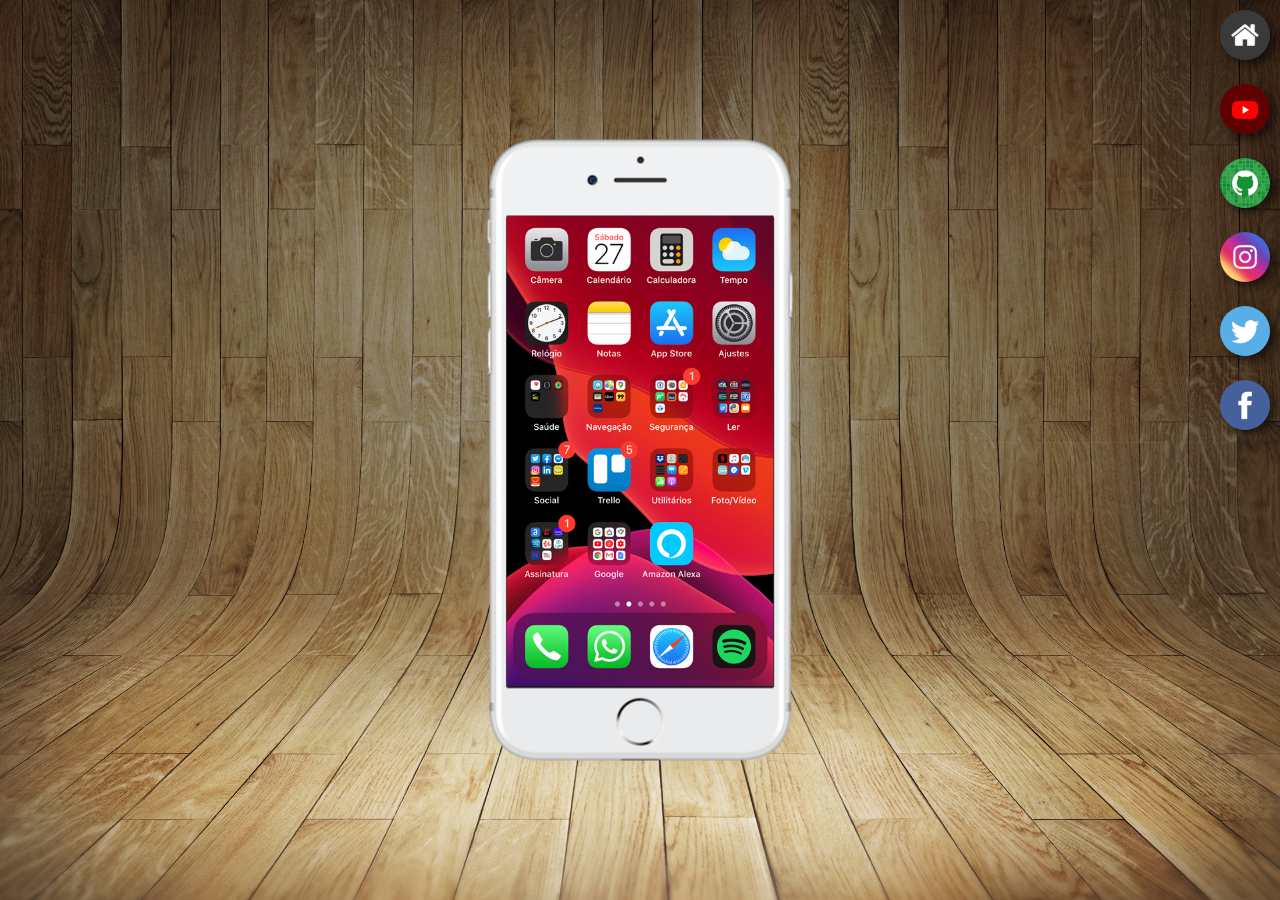
<file: index.html>
<!DOCTYPE html>
<html lang="pt-br">
<head>
    <meta charset="UTF-8">
    <meta name="viewport" content="width=device-width, initial-scale=1.0">
    <link rel="shortcut icon" href="favicon.ico" type="image/x-icon">
    <title>Projeto Redes Sociais</title>
    <link rel="stylesheet" href="estilos/style.css">
</head>
<body>
    <main>
        <section id="telefone">
            <iframe name="tela" id="tela" src="home.html" frameborder="0">
                Aqui tem um iframe mas seu navegador não é compatível com ele, foi mal :/
            </iframe>
        </section>

        <section id="redes-sociais">

            <a href="home.html" target="tela"> <img src="imagens/logo-home.jpg" alt="Home"></a> <br/>

            <a href="youtube.html" target="tela"> <img src="imagens/logo-youtube.jpg" alt="youtube"></a> <br>

            

            <a href="github.html" target="tela"> <img src="imagens/logo-github.jpg" alt="GitHub"></a> <br/>

            

            <a href="instagram.html" target="tela"> <img src="imagens/logo-instagram.jpg" alt="Instagram"></a> <br/>

            <a href="twitter.html" target="tela">
                <img src="imagens/logo-twitter.jpg" alt="Twitter">
            </a> <br>

            <a href="facebook.html" target="tela" > <img src="imagens/logo-facebook.jpg" alt="Facebook"></a> <br/>

        </section>
    </main>
</body>
</html>
</file>
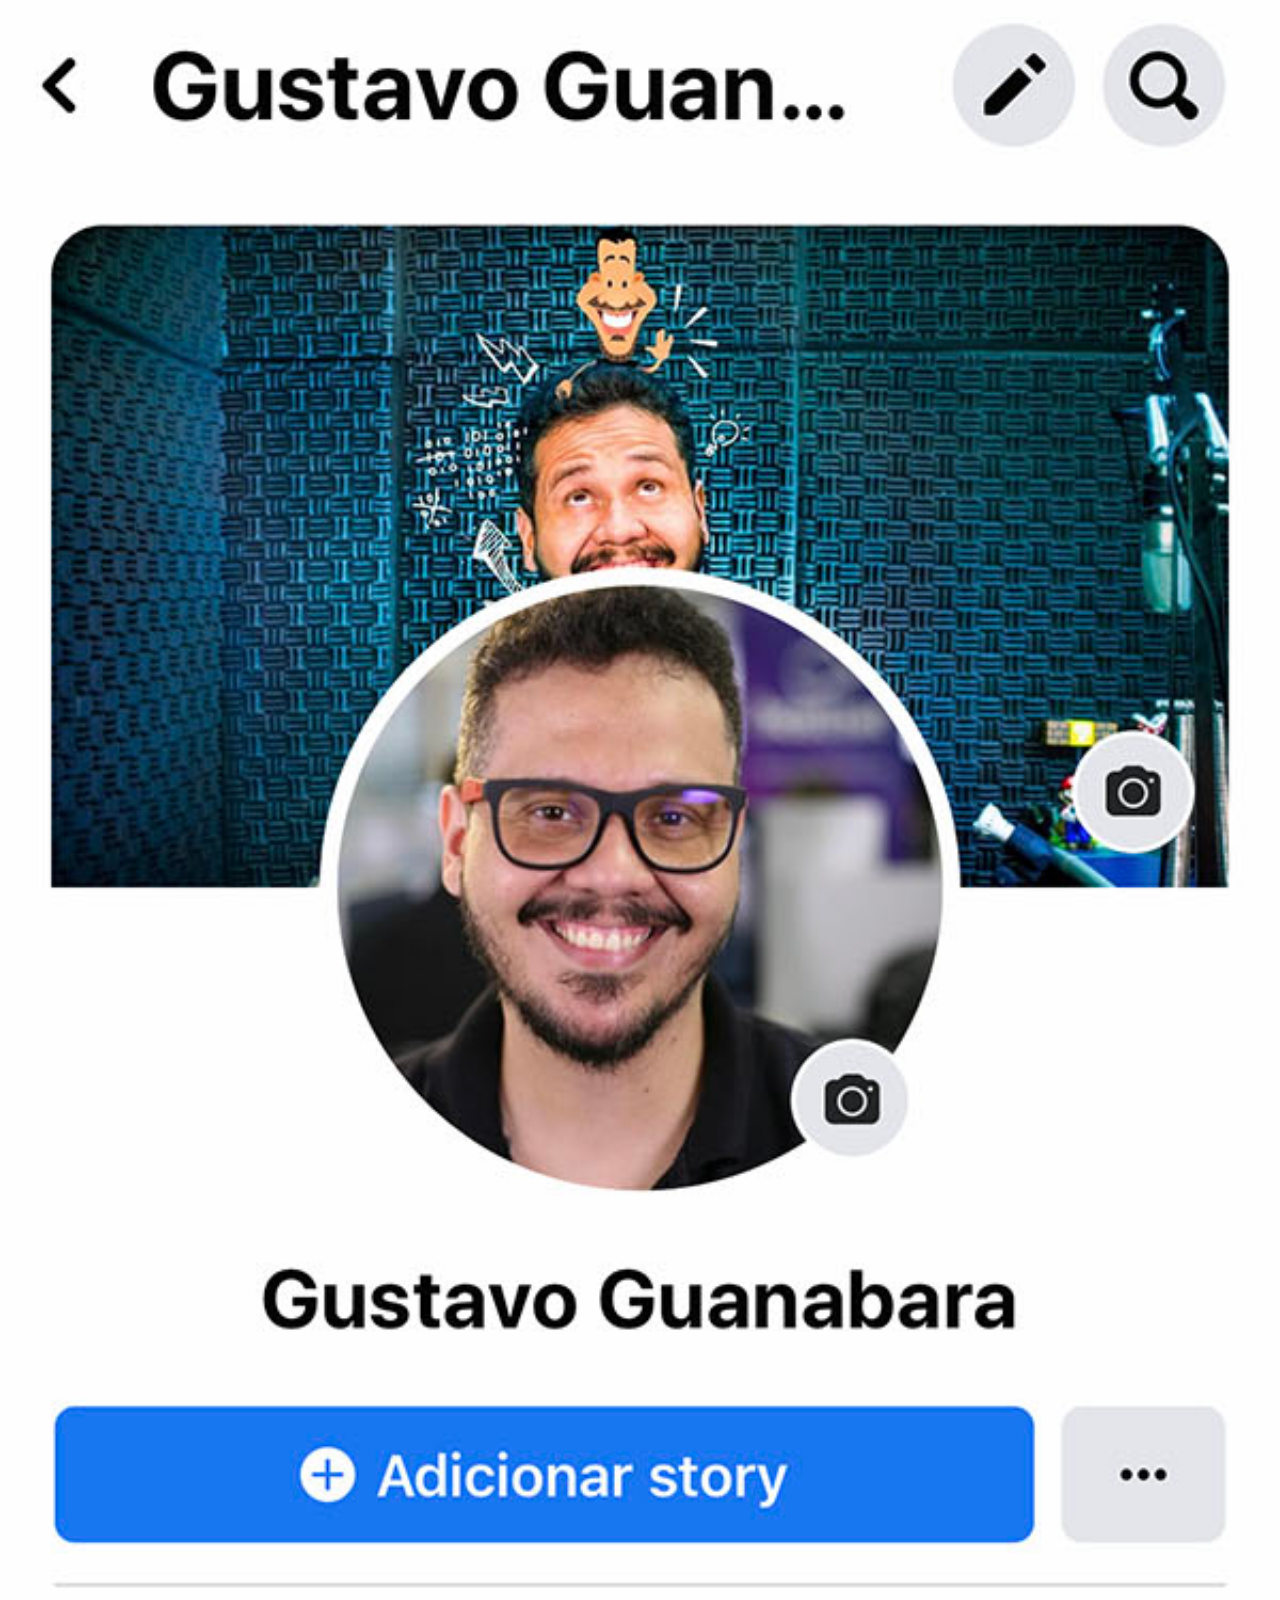
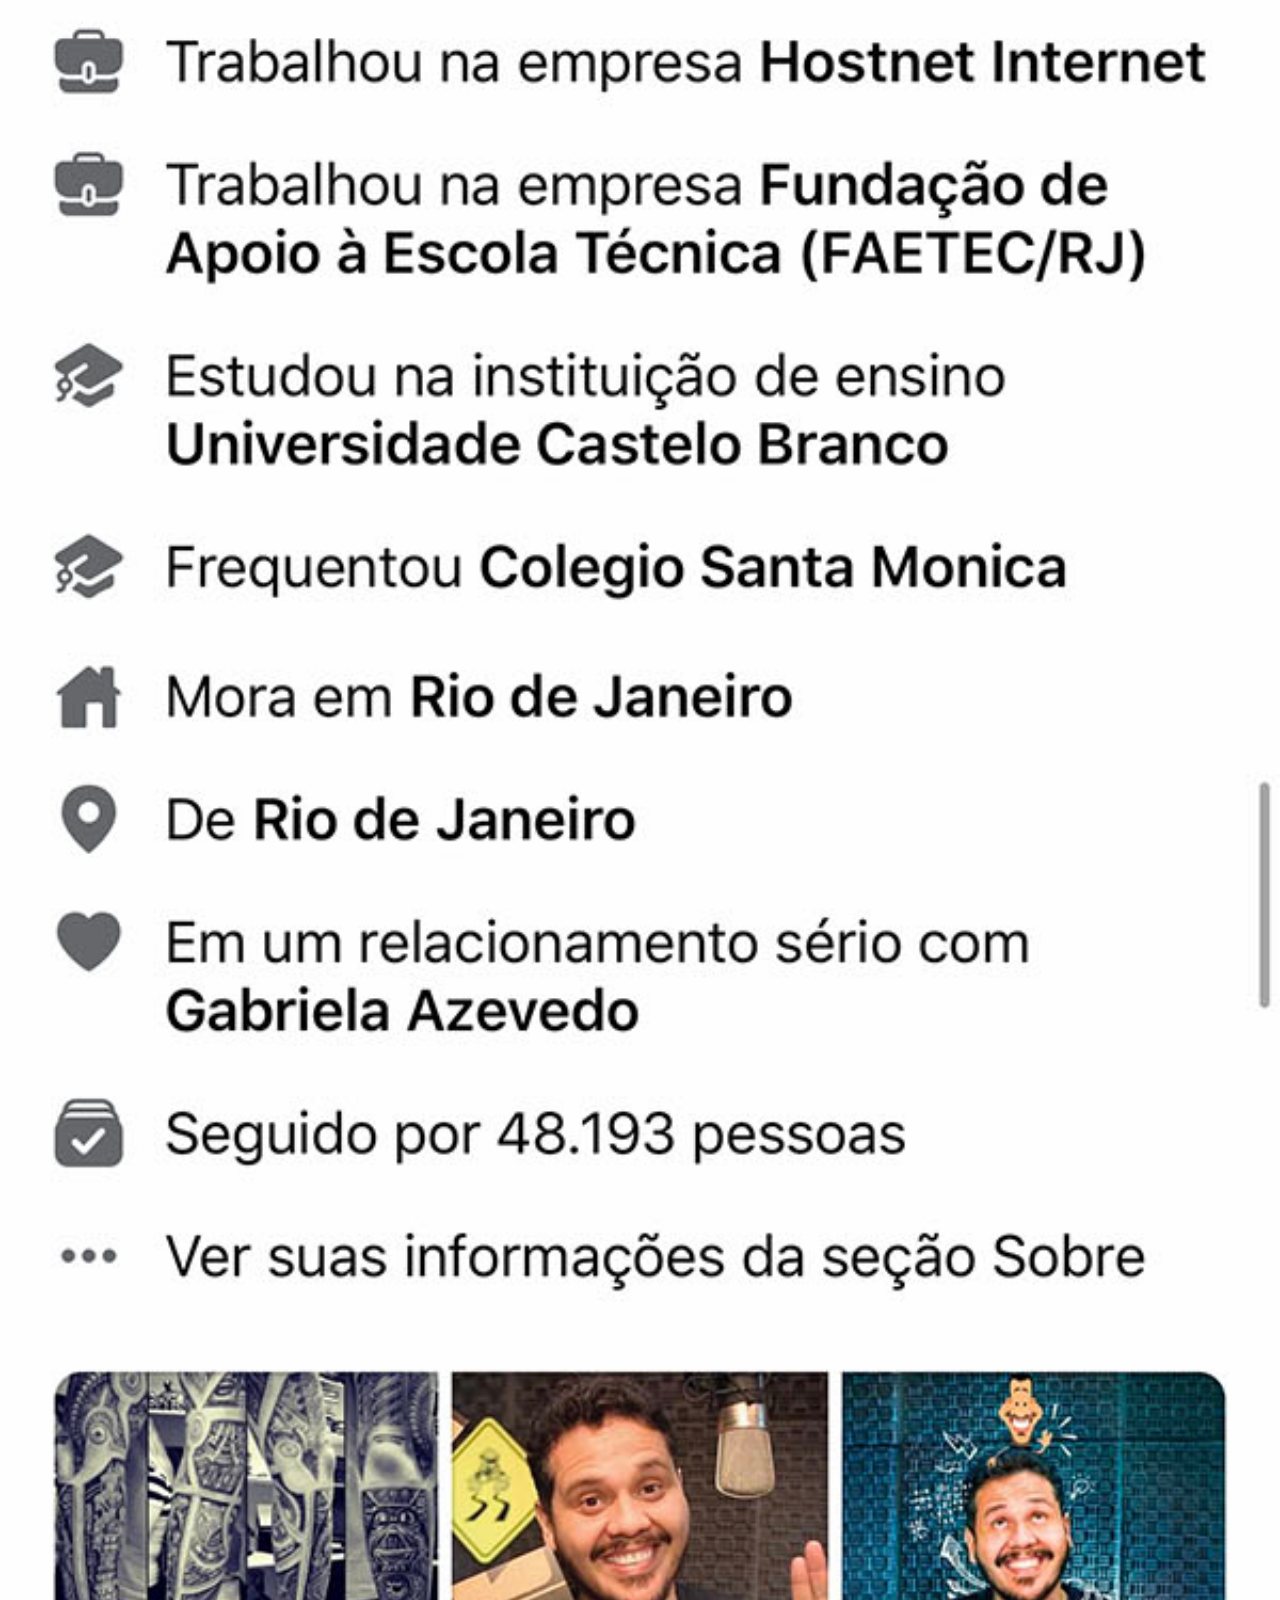
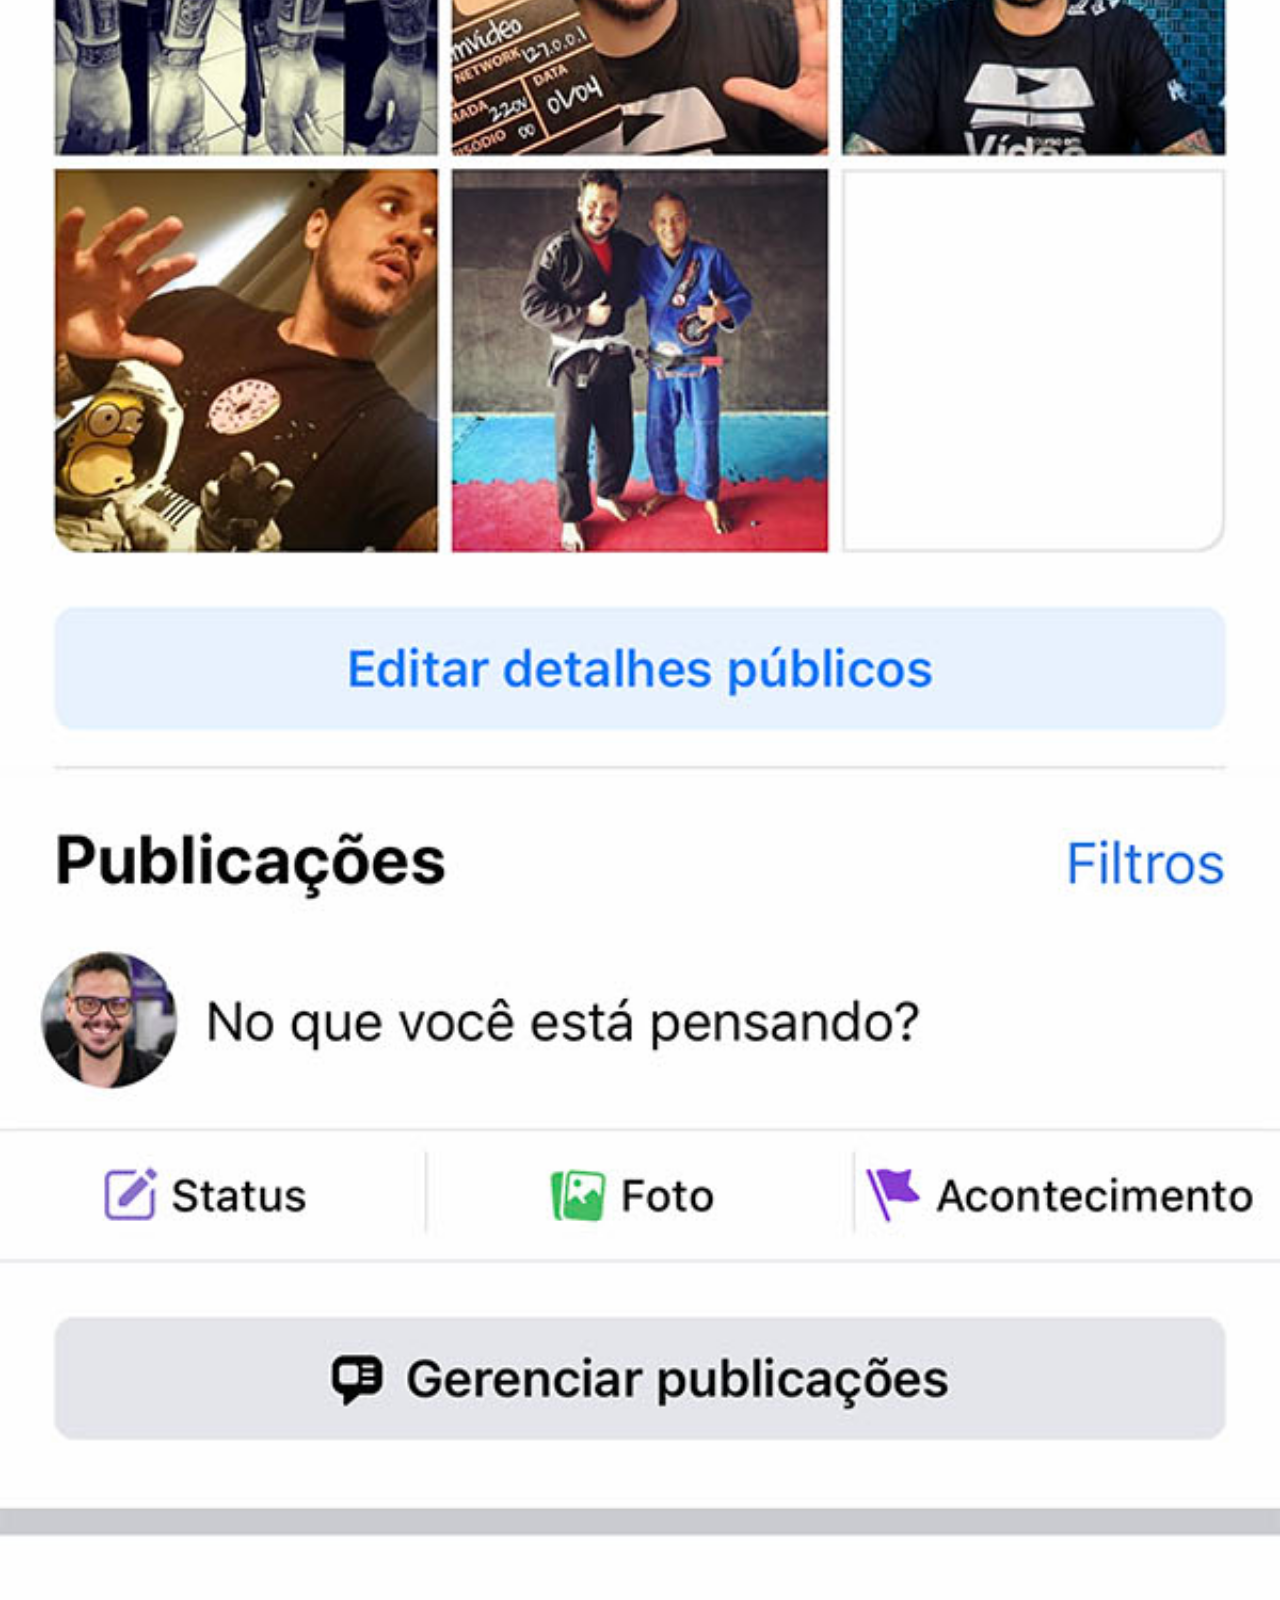
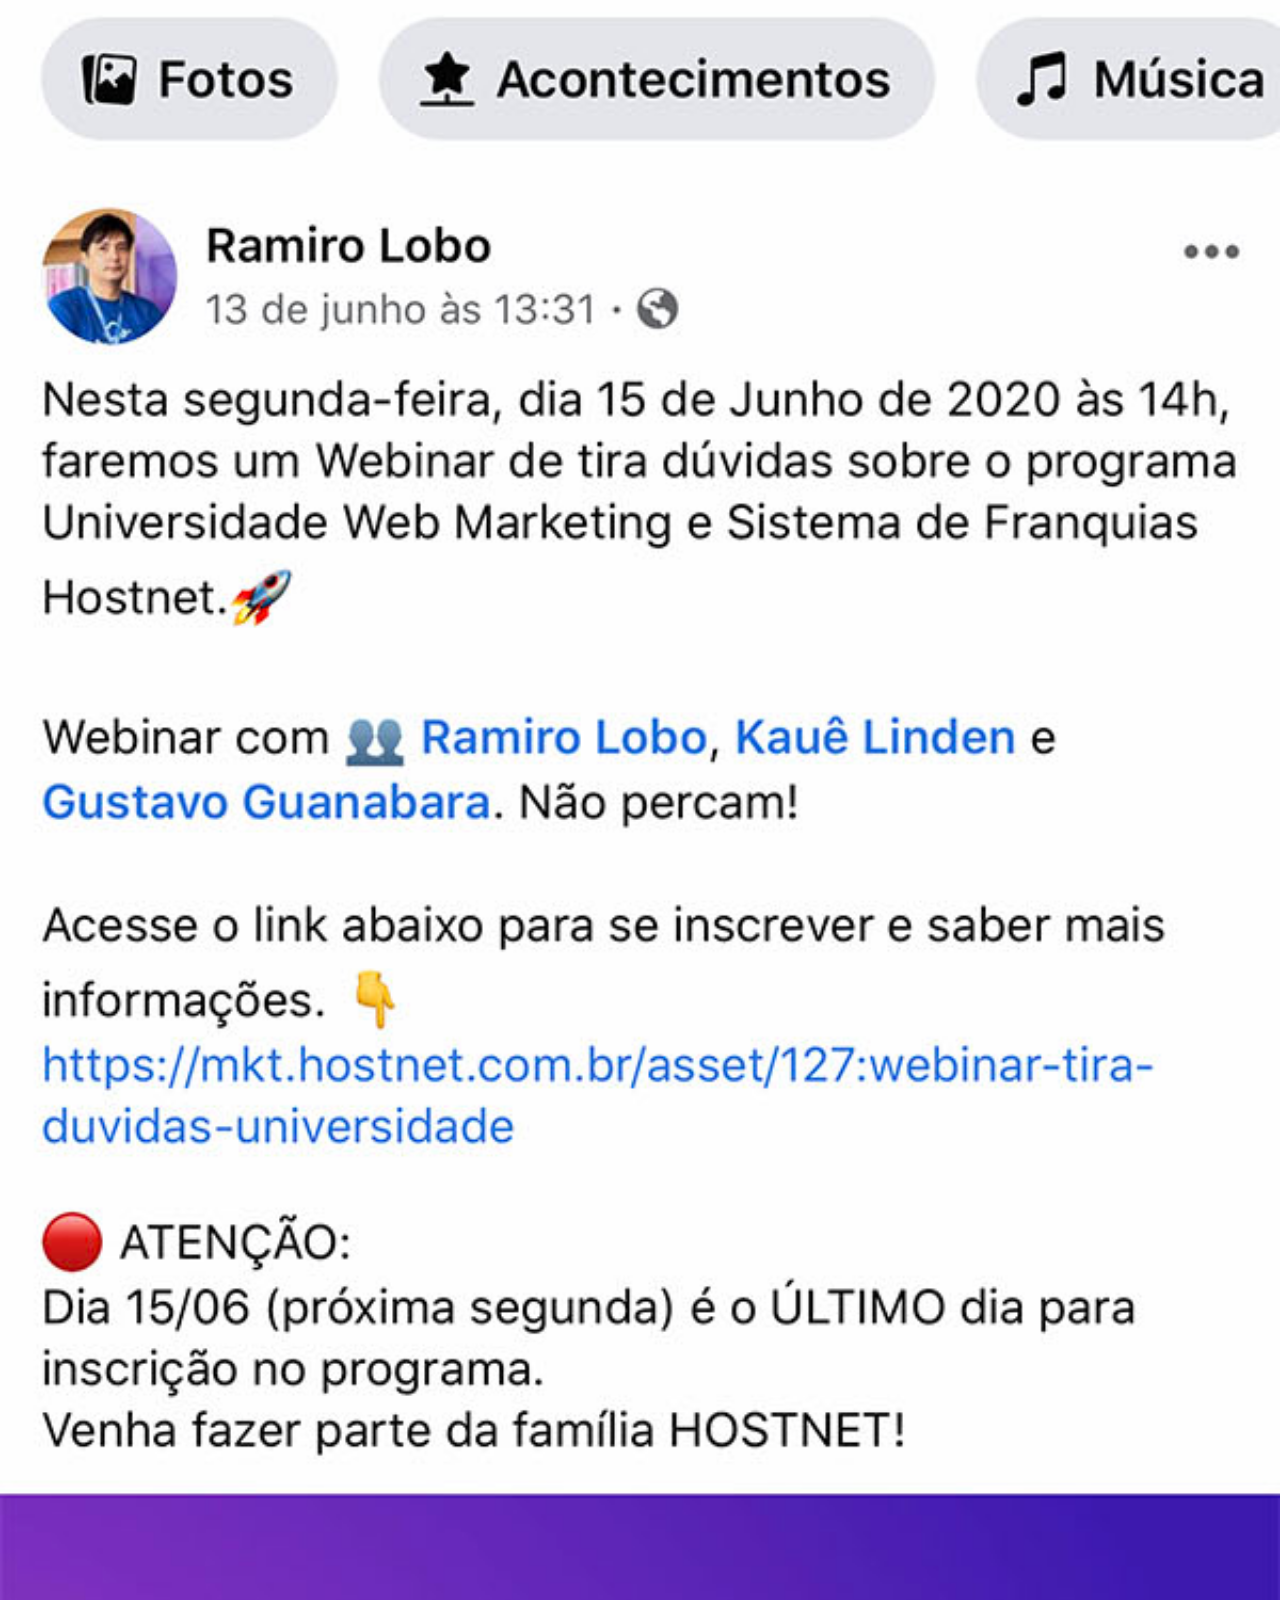
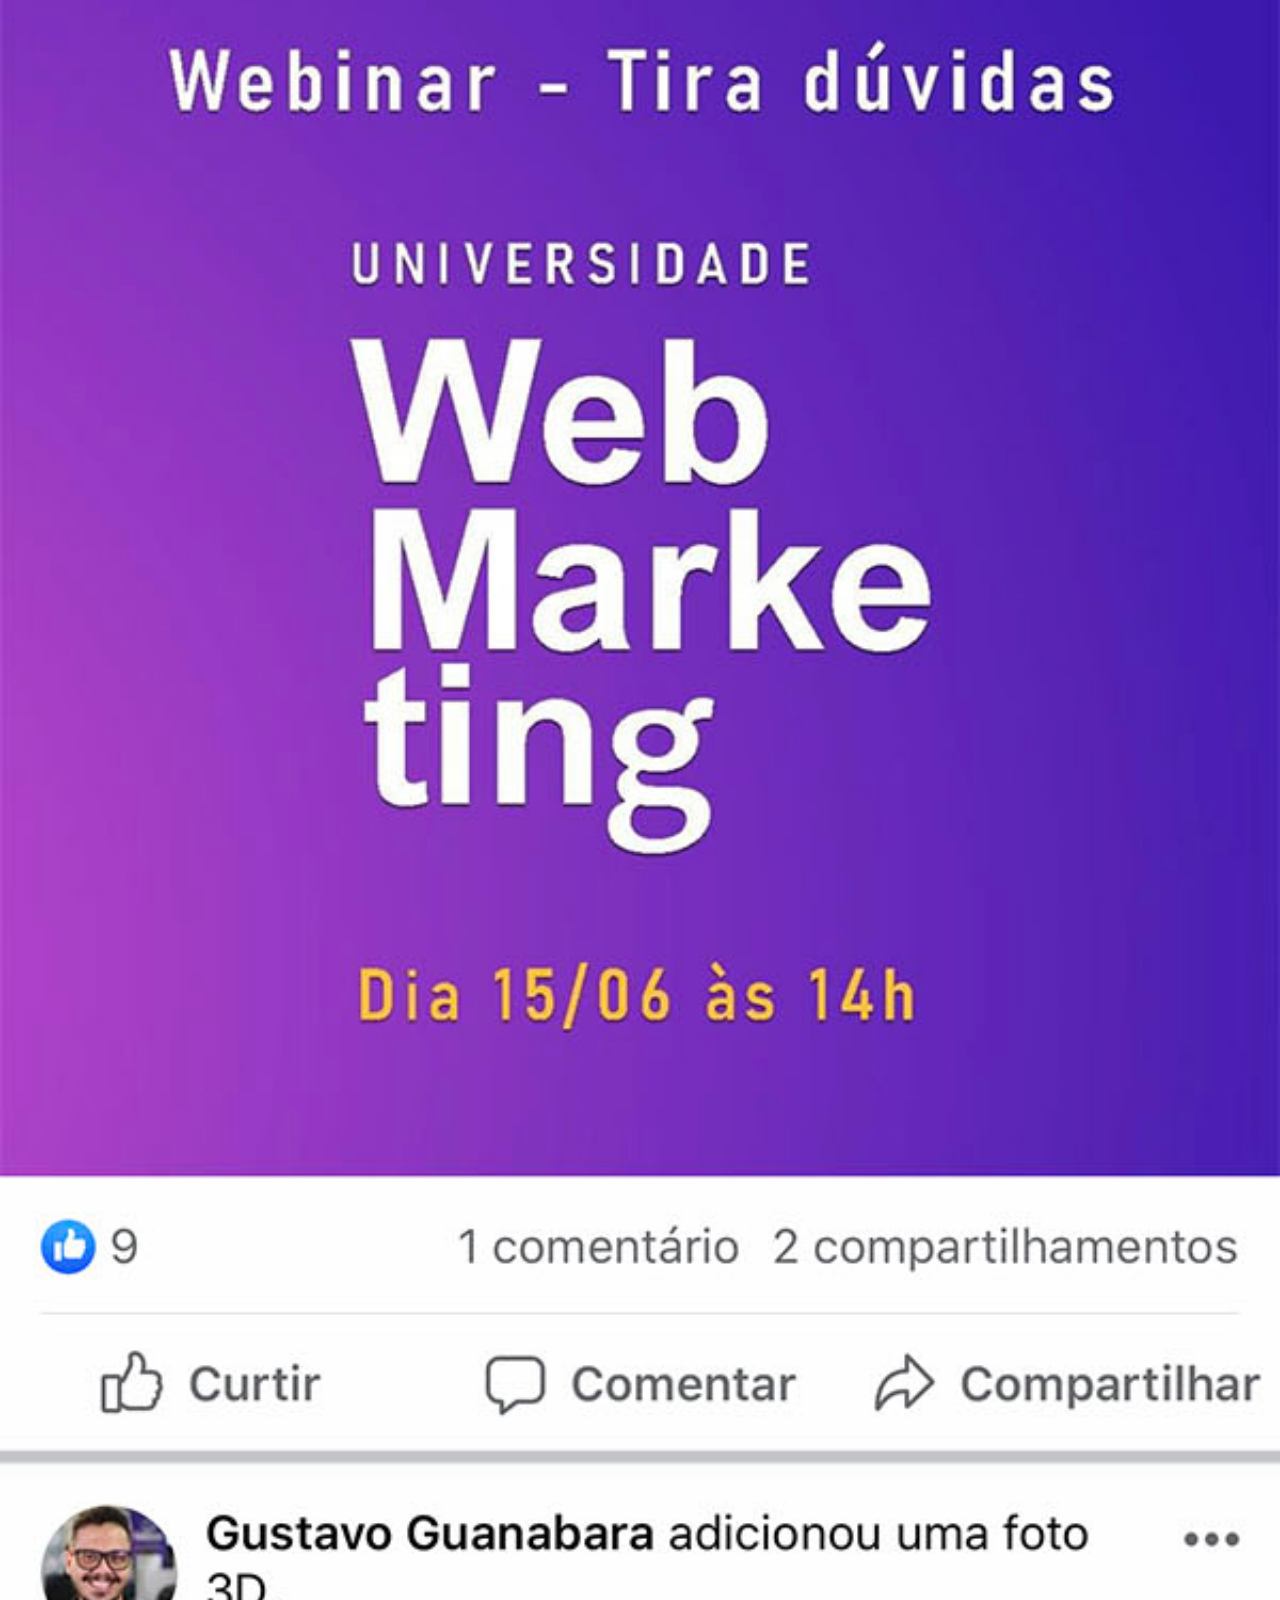
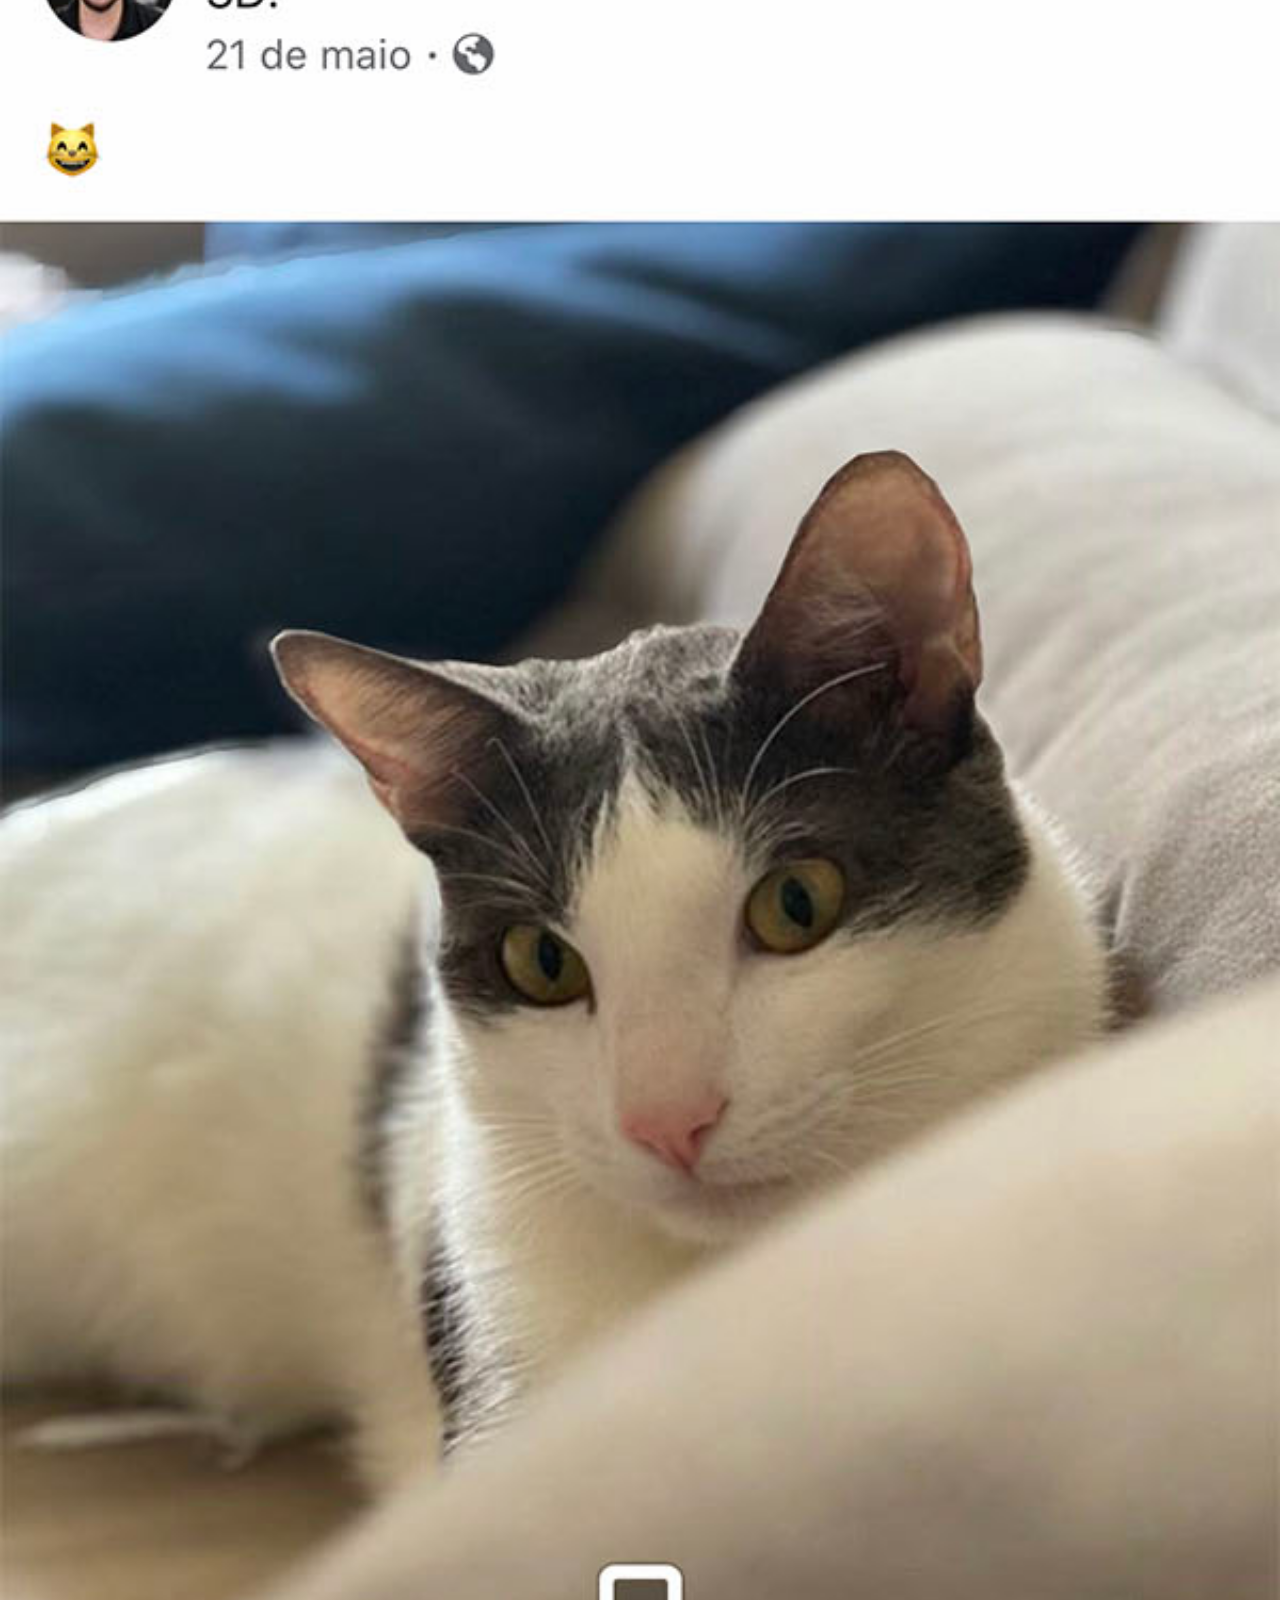
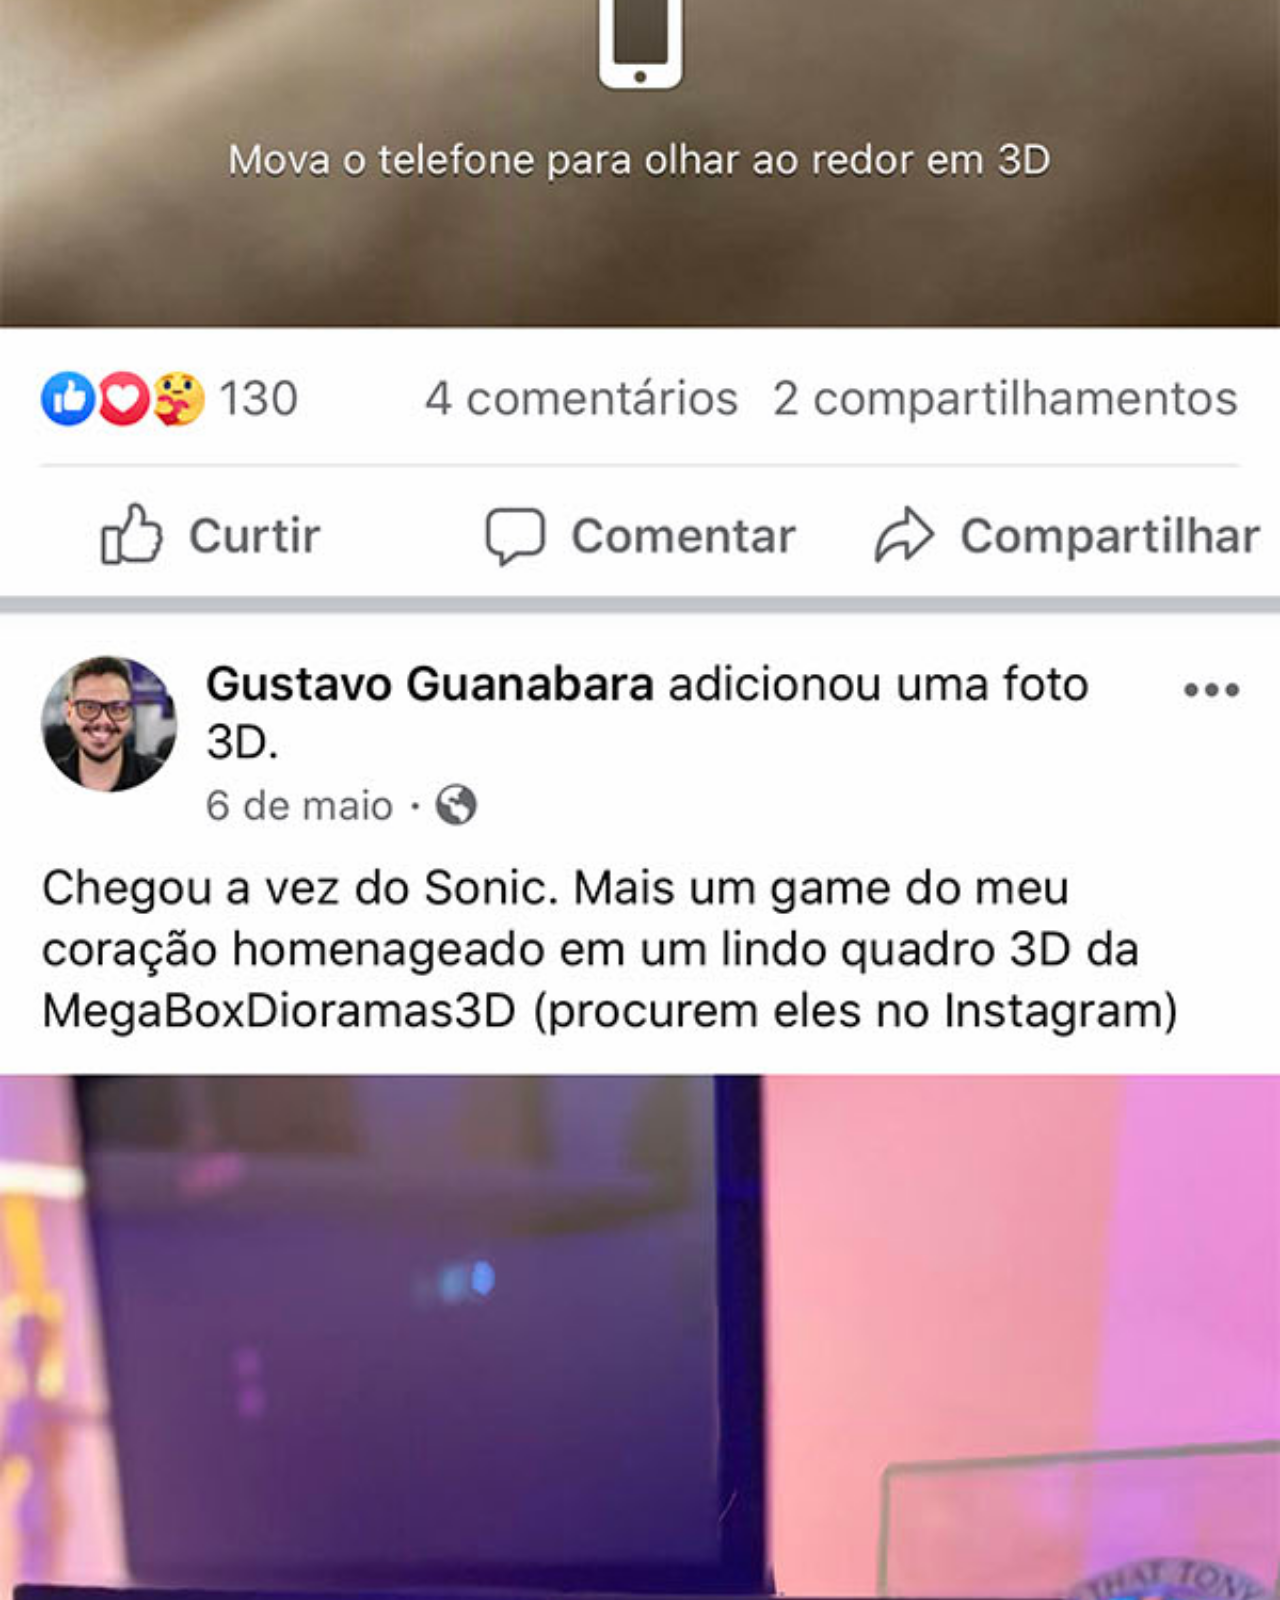
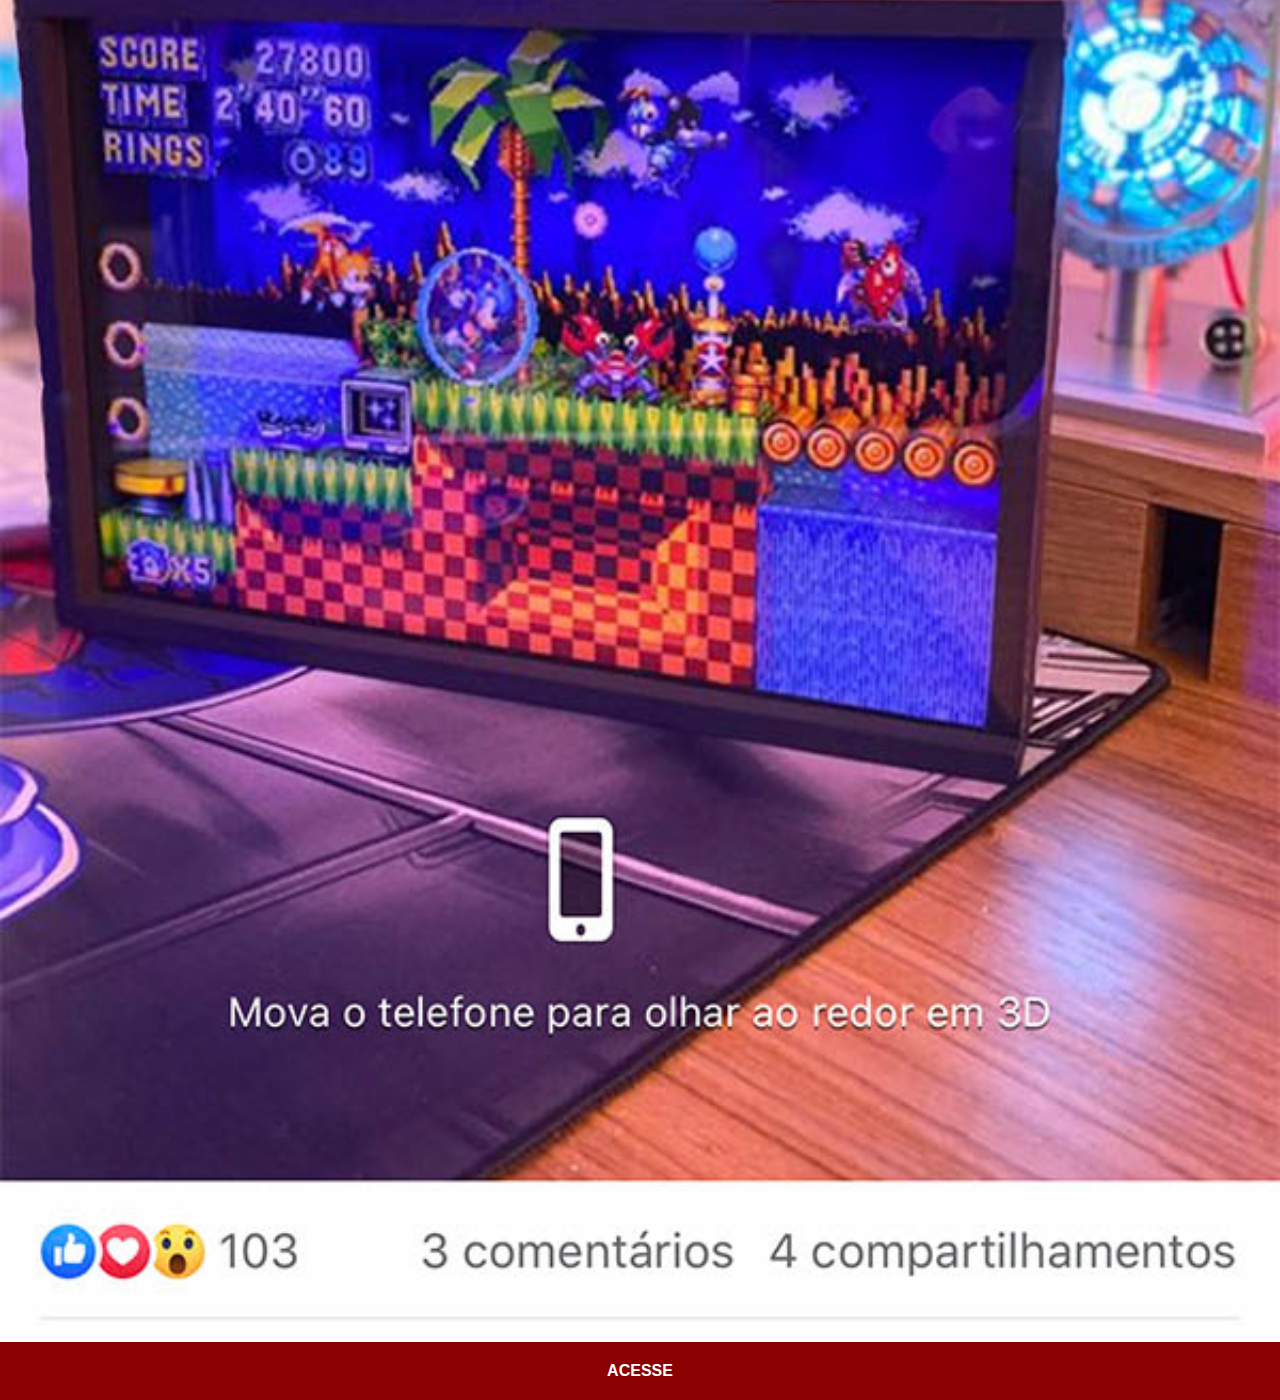
<file: facebook.html>
<!DOCTYPE html>
<html lang="pt-br">
<head>
    <meta charset="UTF-8">
    <meta name="viewport" content="width=device-width, initial-scale=1.0">
    <title>Facebook</title>
    <link rel="stylesheet" href="estilos/social.css">
</head>
<body>
    <img src="imagens/tela-facebook.jpg" alt="Facebook">
    <a href="https://www.facebook.com/gustavoguanabara/?locale=pt_BR" target="_blank"> ACESSE</a>
</body>
</html>
</file>
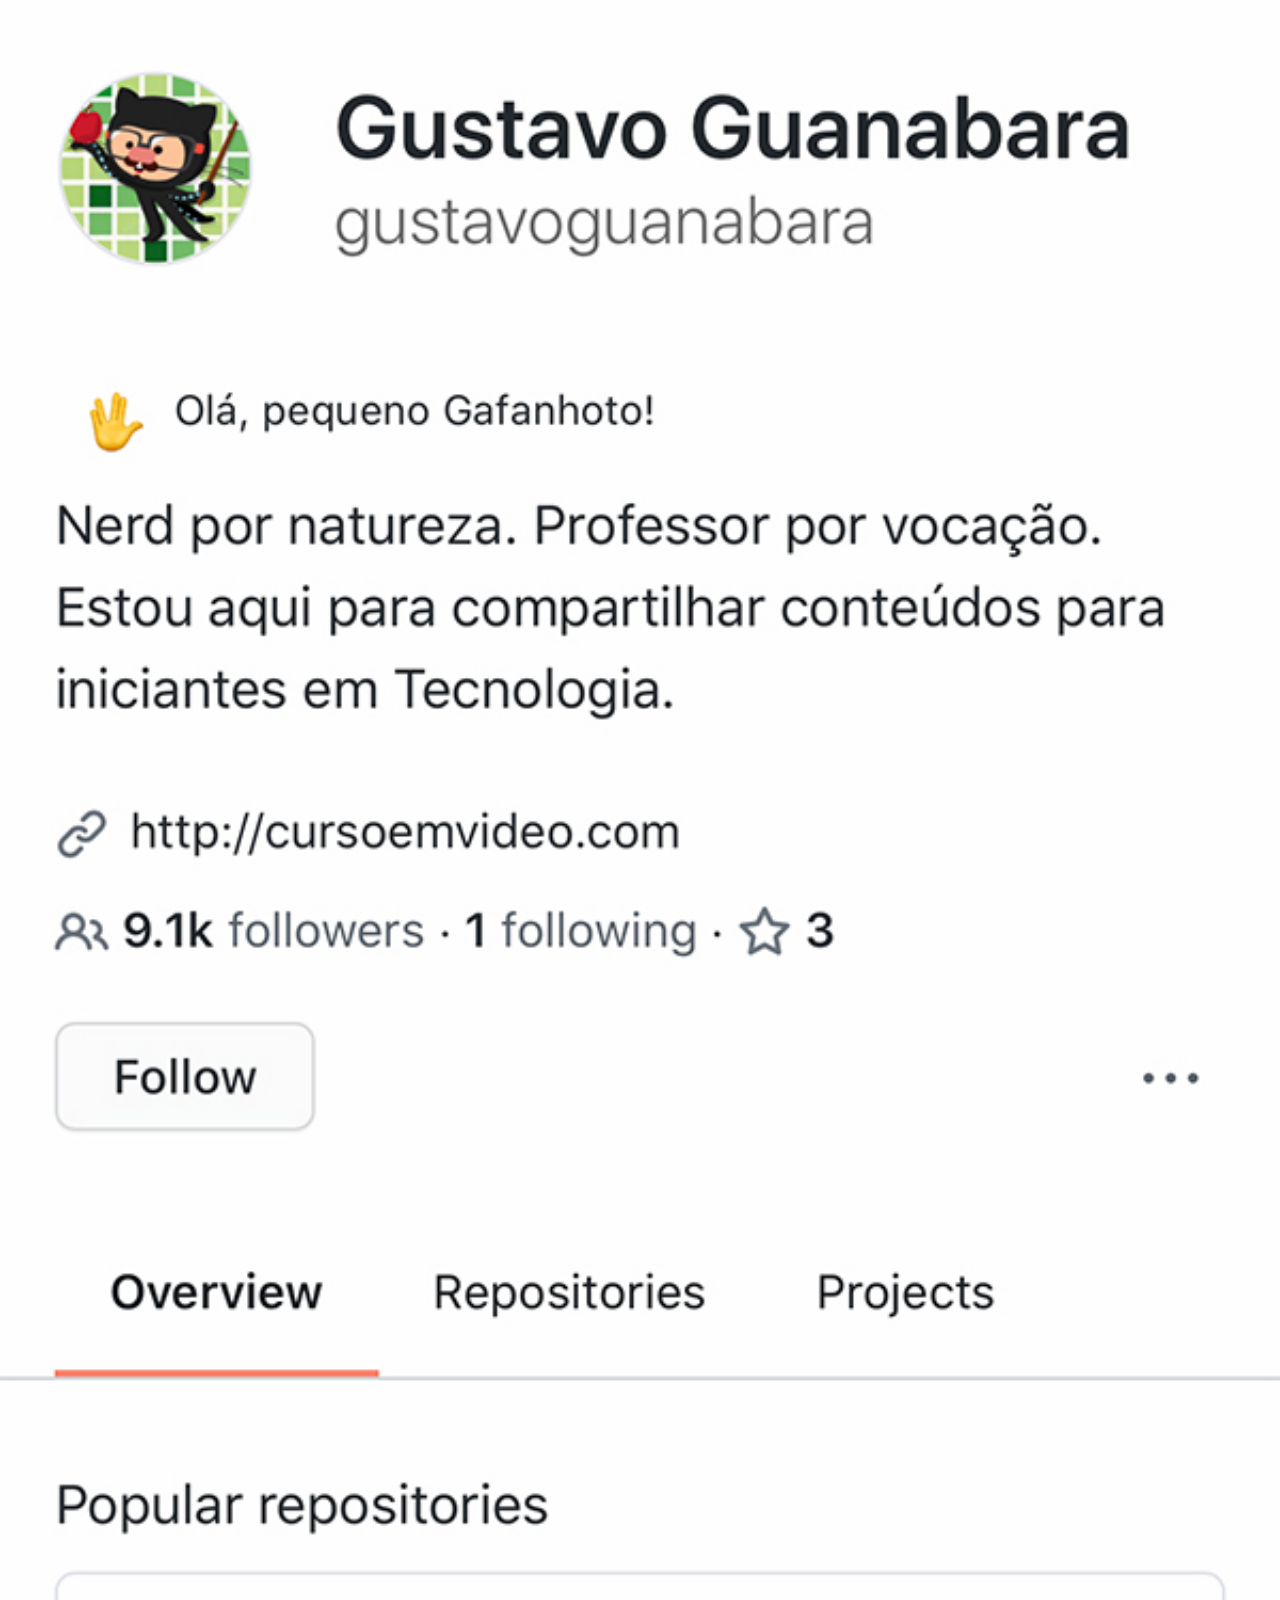
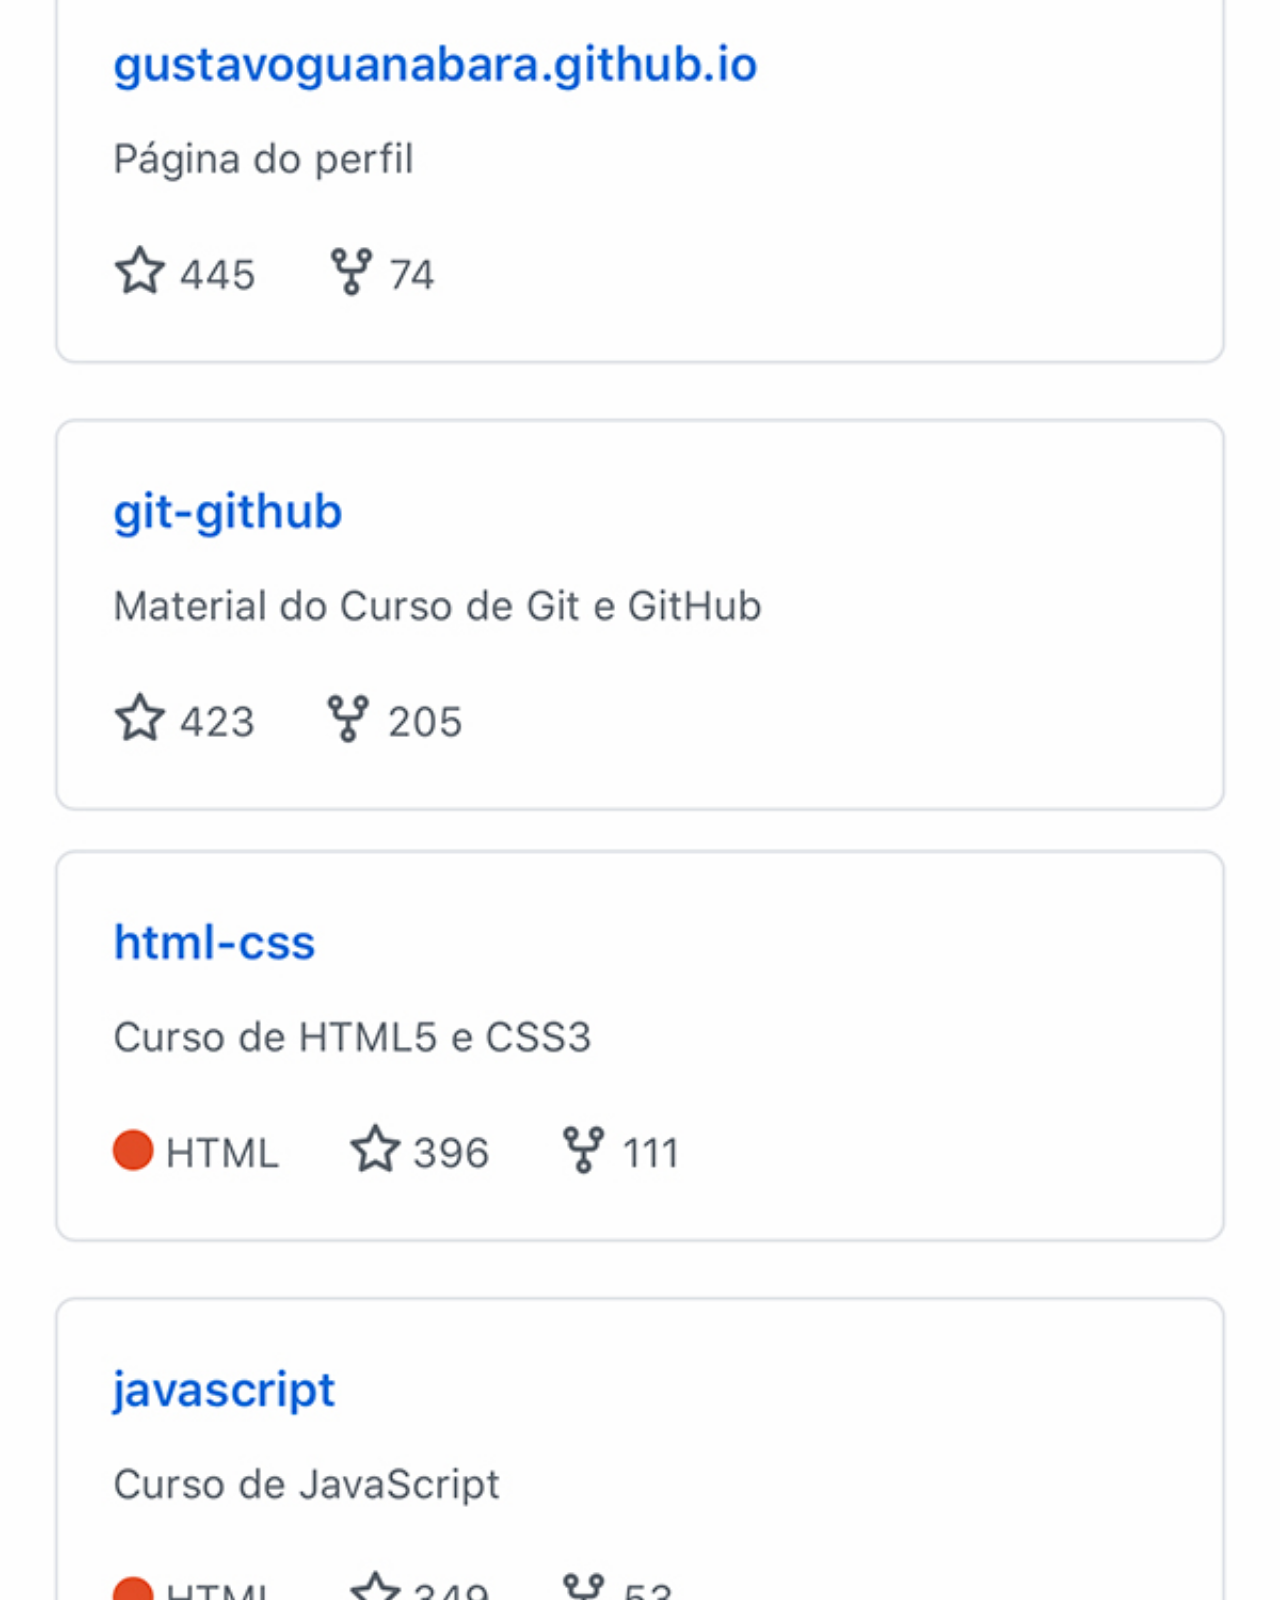
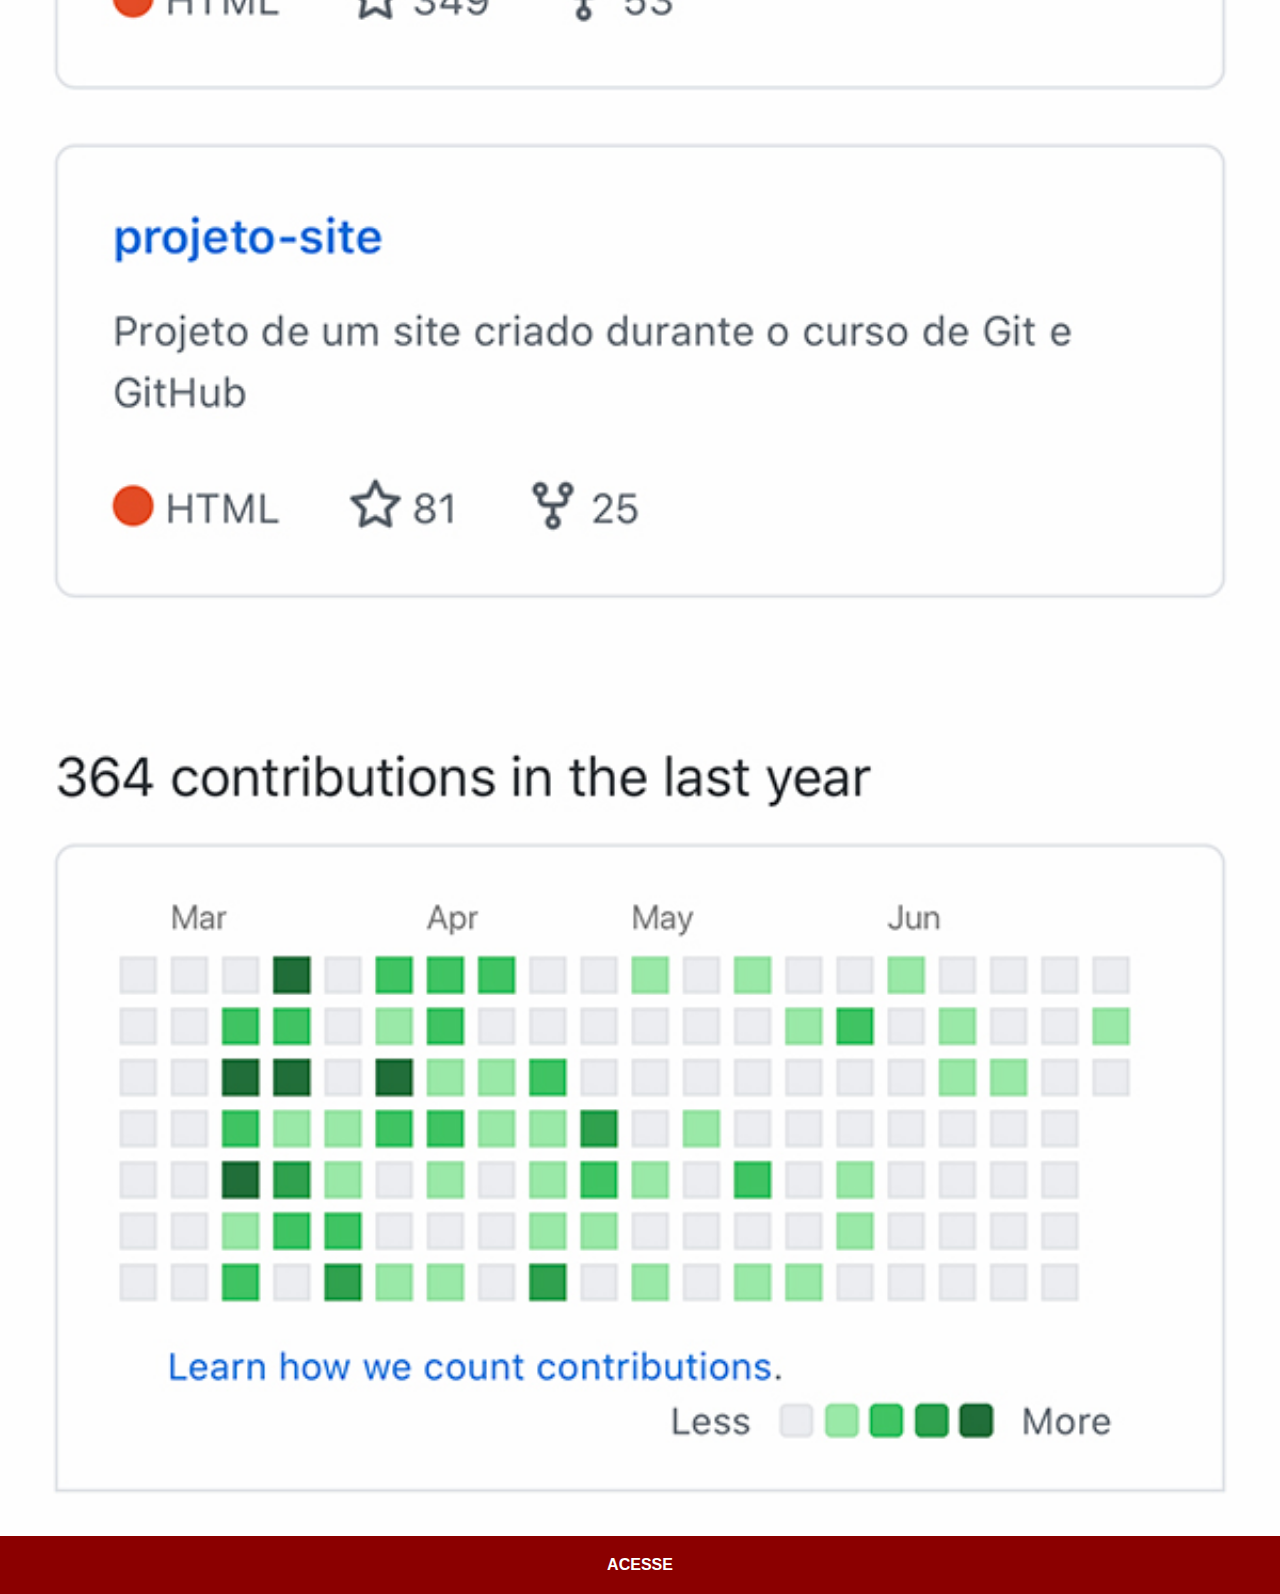
<file: github.html>
<!DOCTYPE html>
<html lang="pt-br">
<head>
    <meta charset="UTF-8">
    <meta name="viewport" content="width=device-width, initial-scale=1.0">
    <title>Document</title>
    <link rel="stylesheet" href="estilos/social.css">
</head>
<body>
    <img src="imagens/tela-github.jpg" alt="github">
    <a href="https://github.com/gustavoguanabara/" target="_blank"> ACESSE</a>
</body>
</html>
</file>
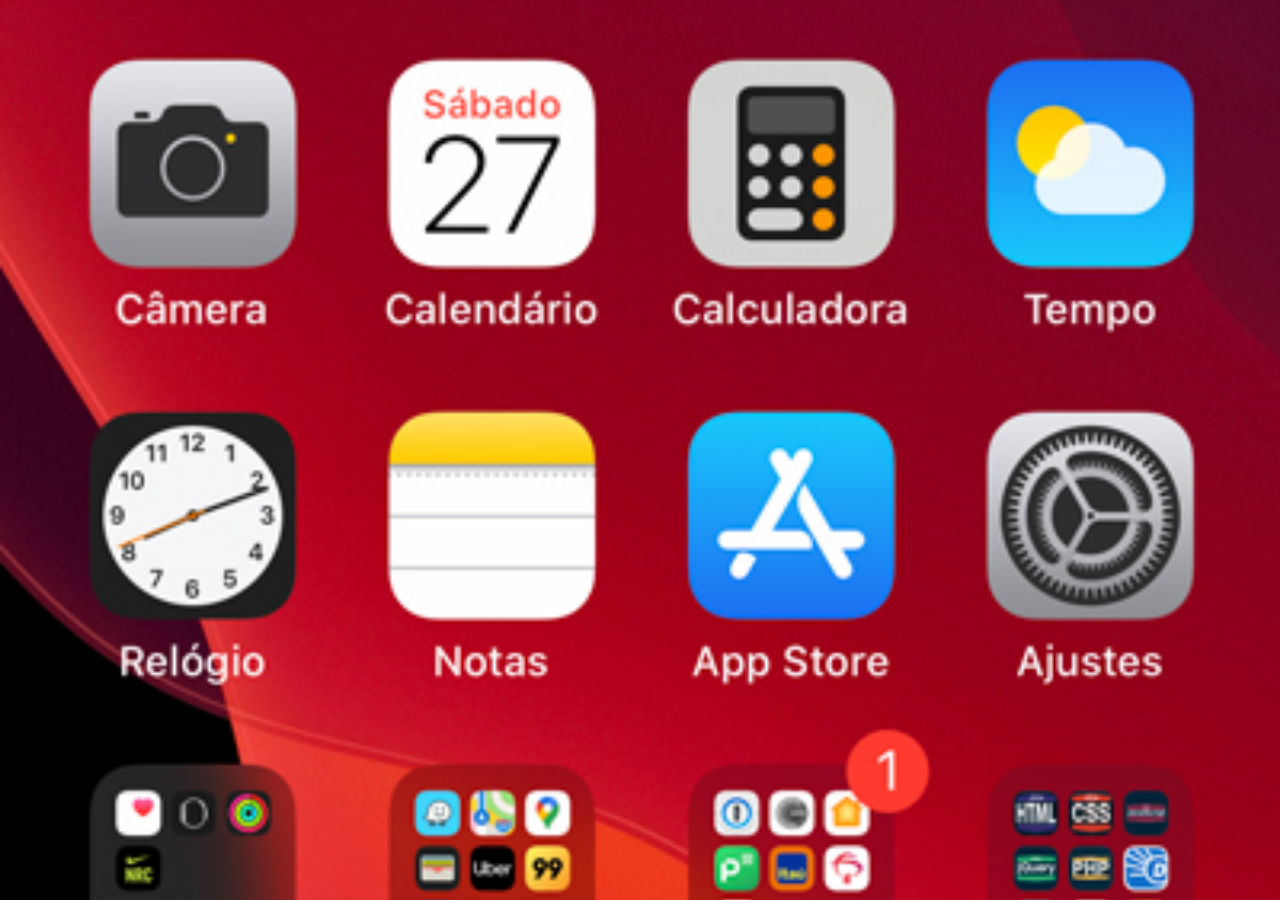
<file: home.html>
<!DOCTYPE html>
<html lang="pt-br">
<head>
    <meta charset="UTF-8">
    <meta name="viewport" content="width=device-width, initial-scale=1.0">
    <title>Document</title>
    <style>
        *{
            margin: 0px;
            padding: 0px;
        }
        
        body{
            width: 100vw;
            height: 100vh;
            background: black url('imagens/tela-home.jpg') no-repeat top center;
            background-size: cover;
        }
    </style>
</head>
<body>
    
</body>
</html>
</file>
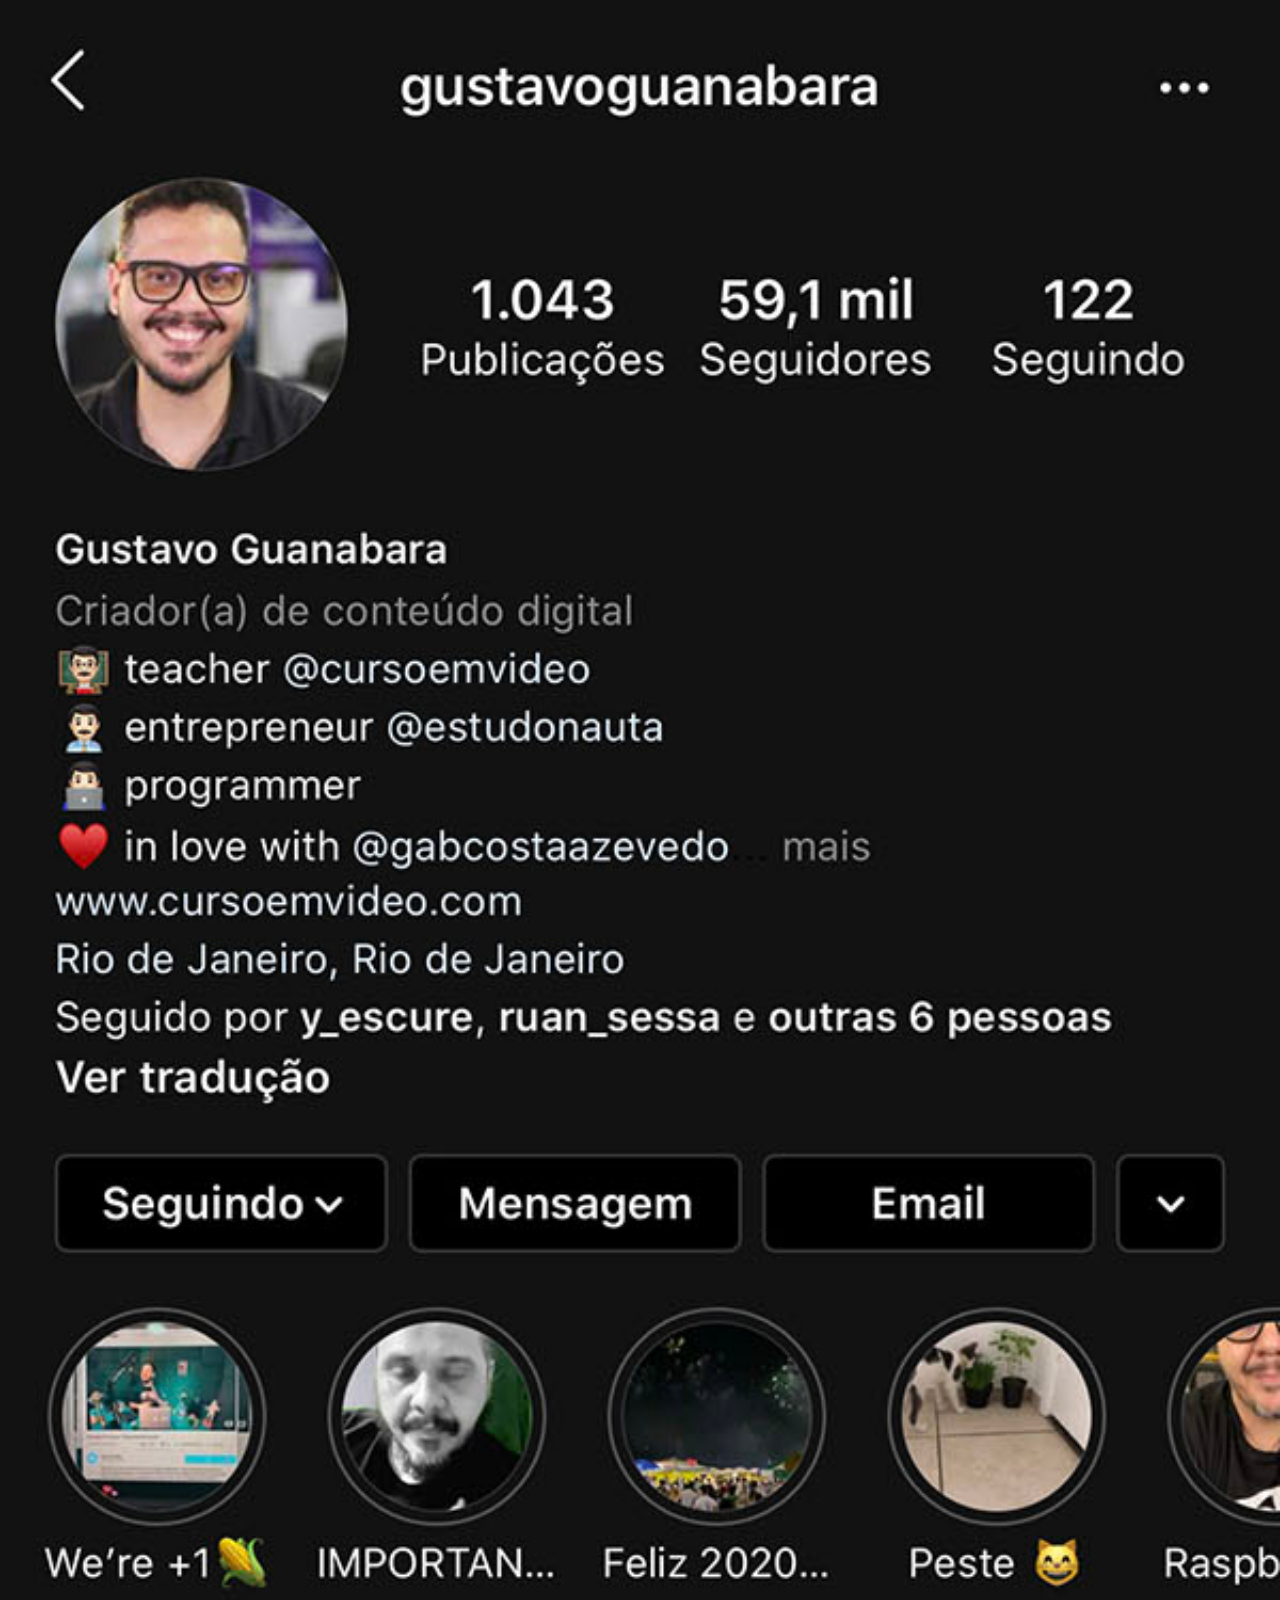
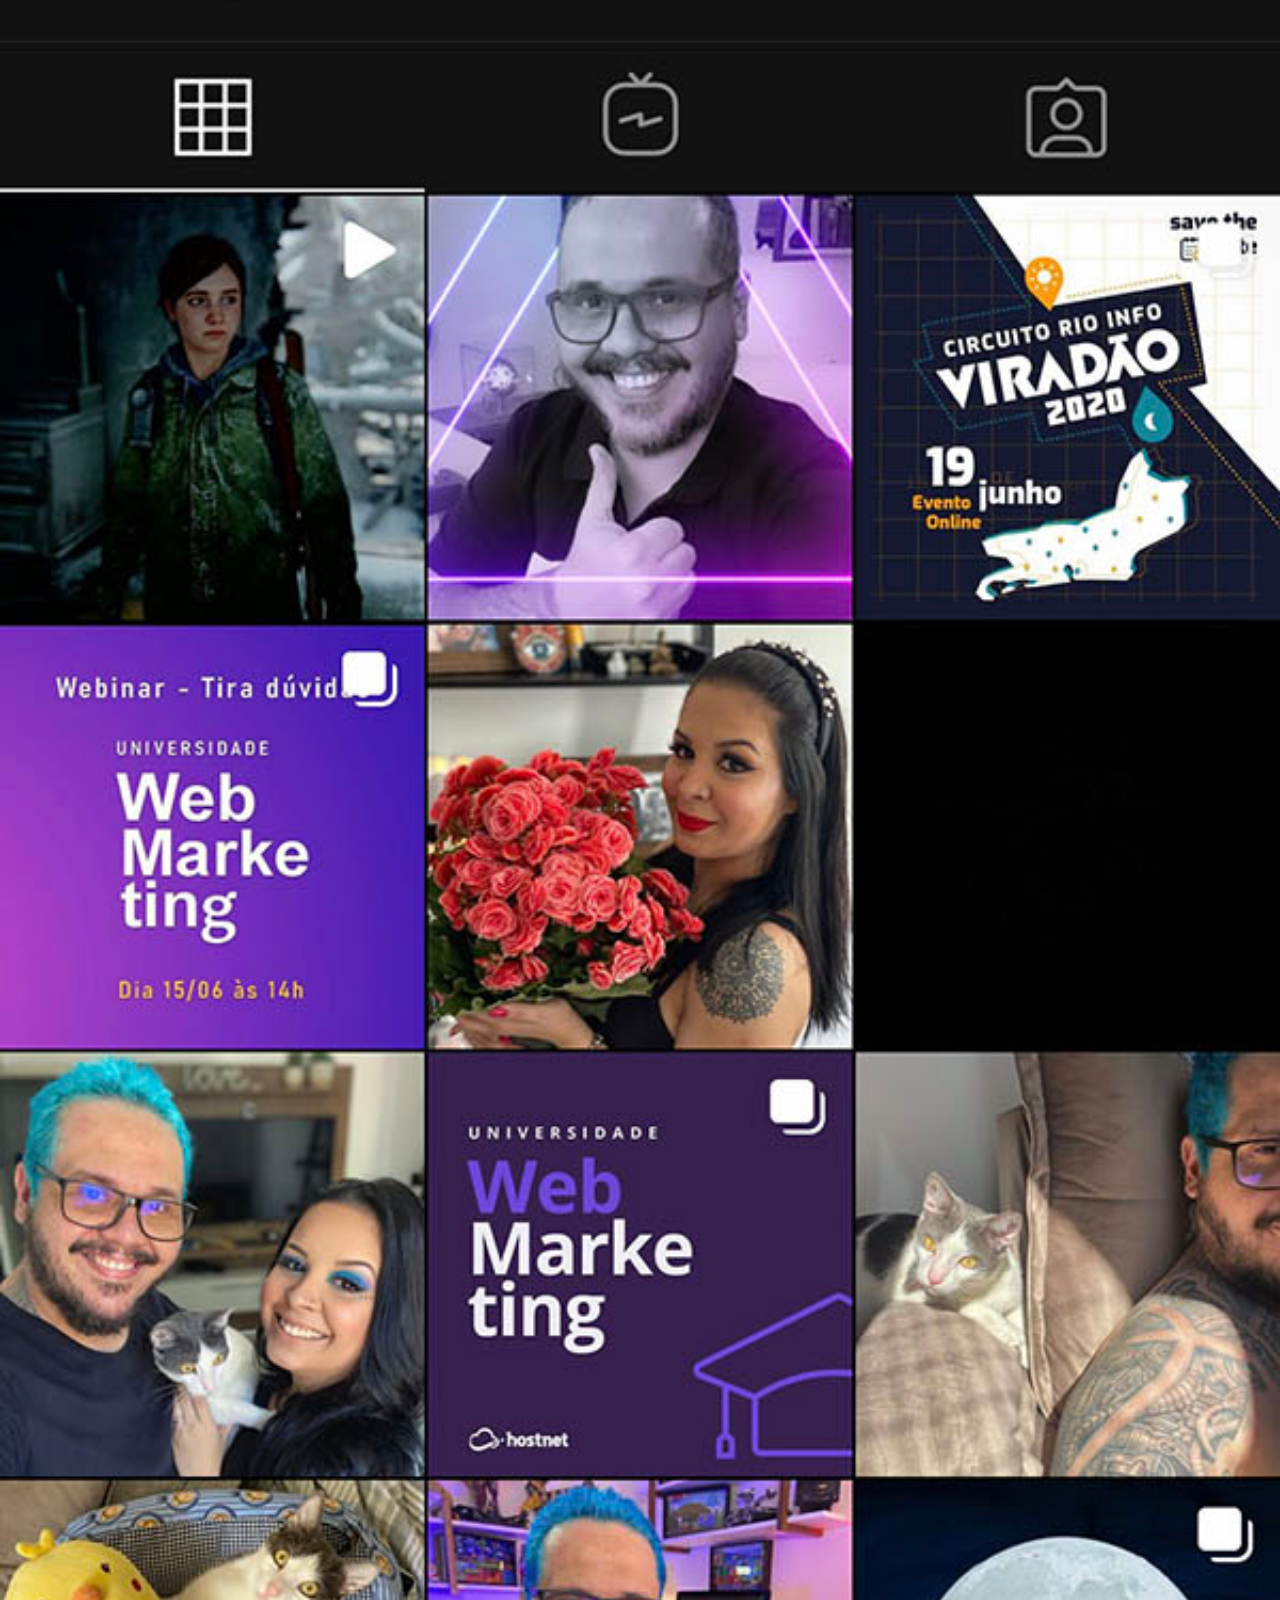
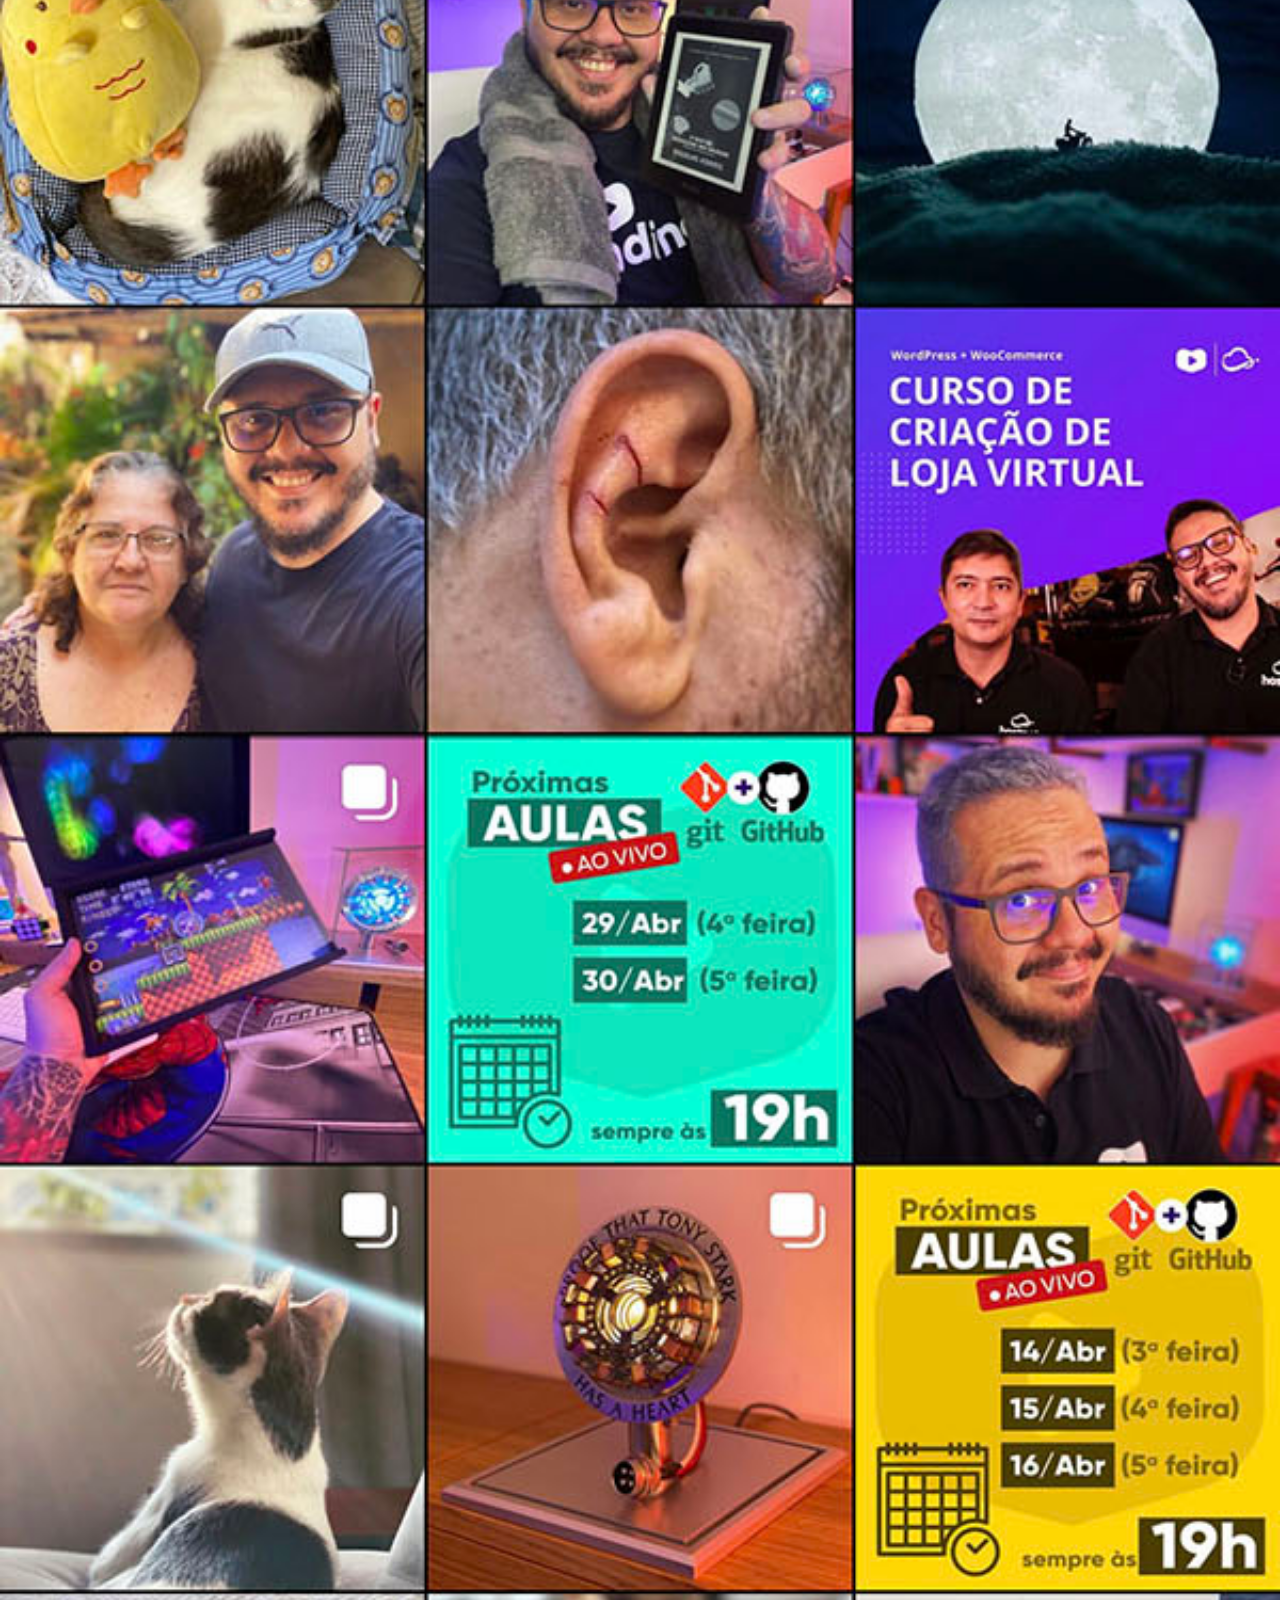
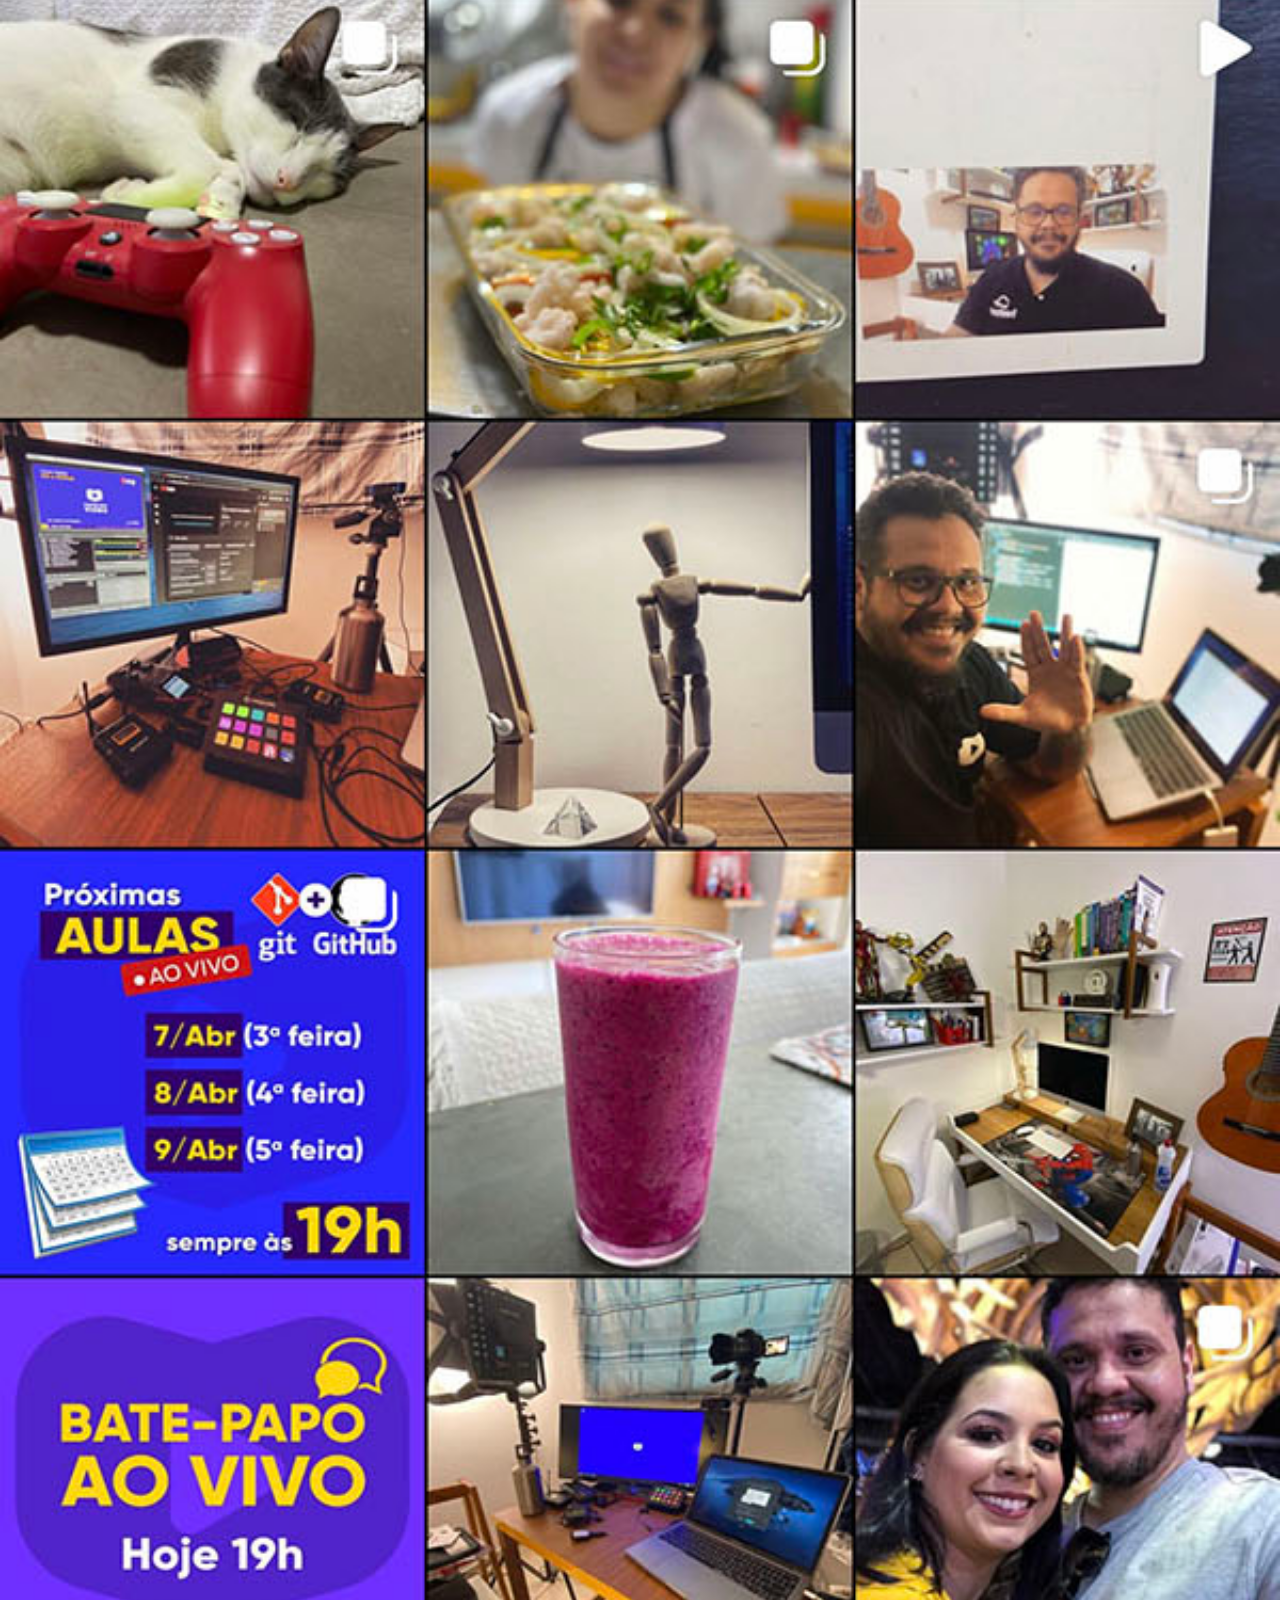
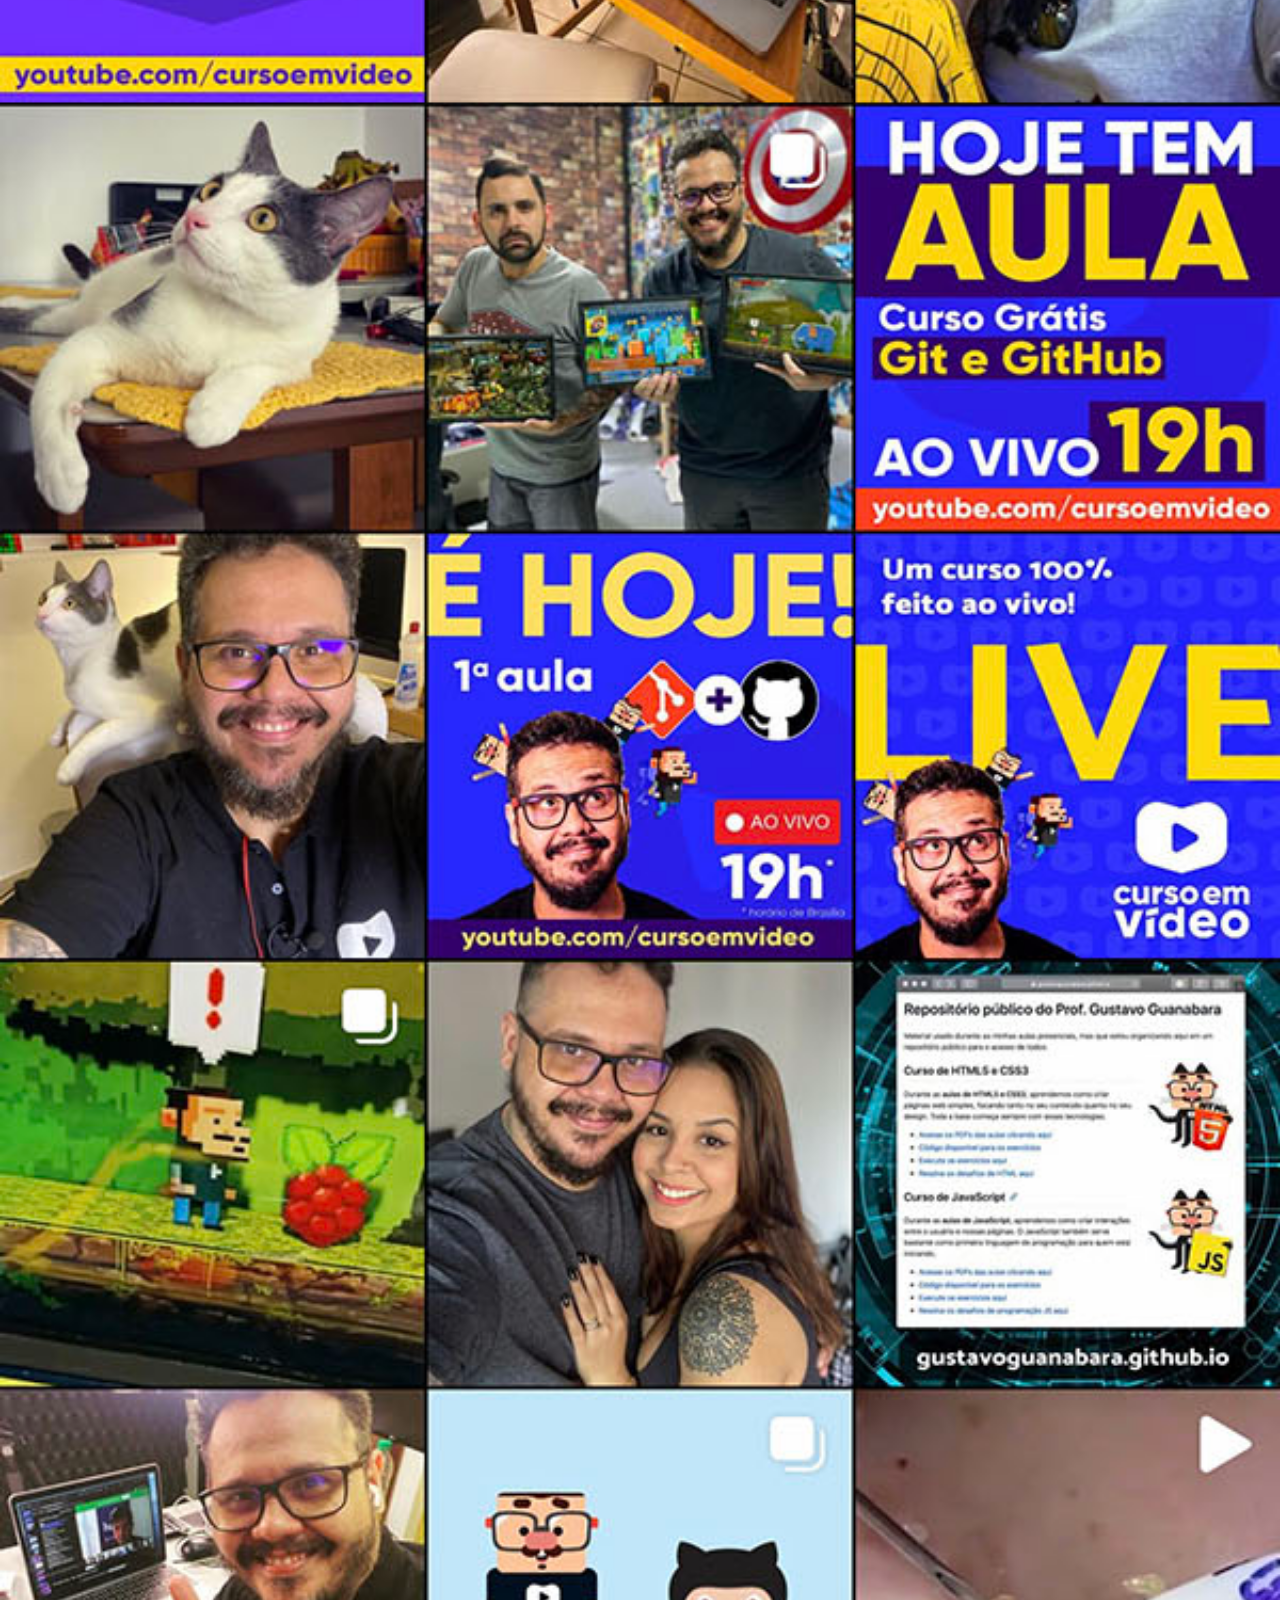
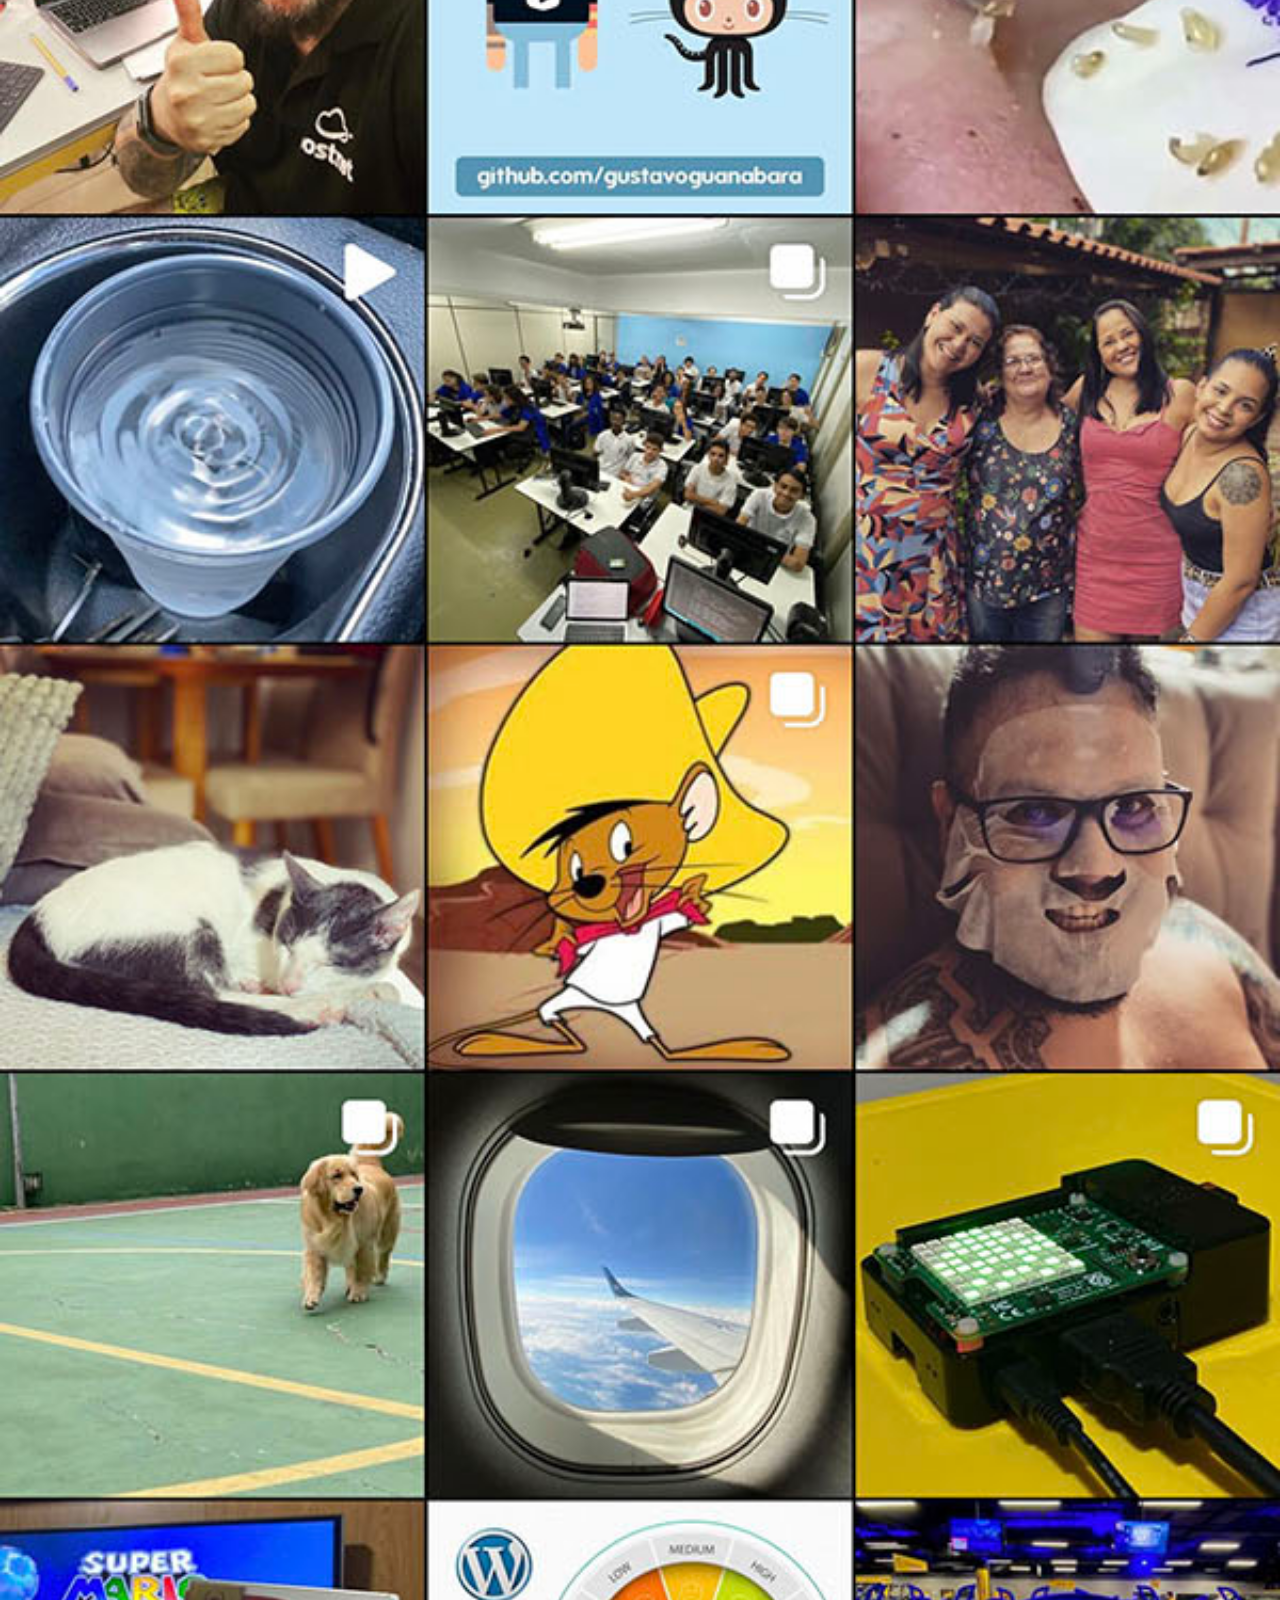
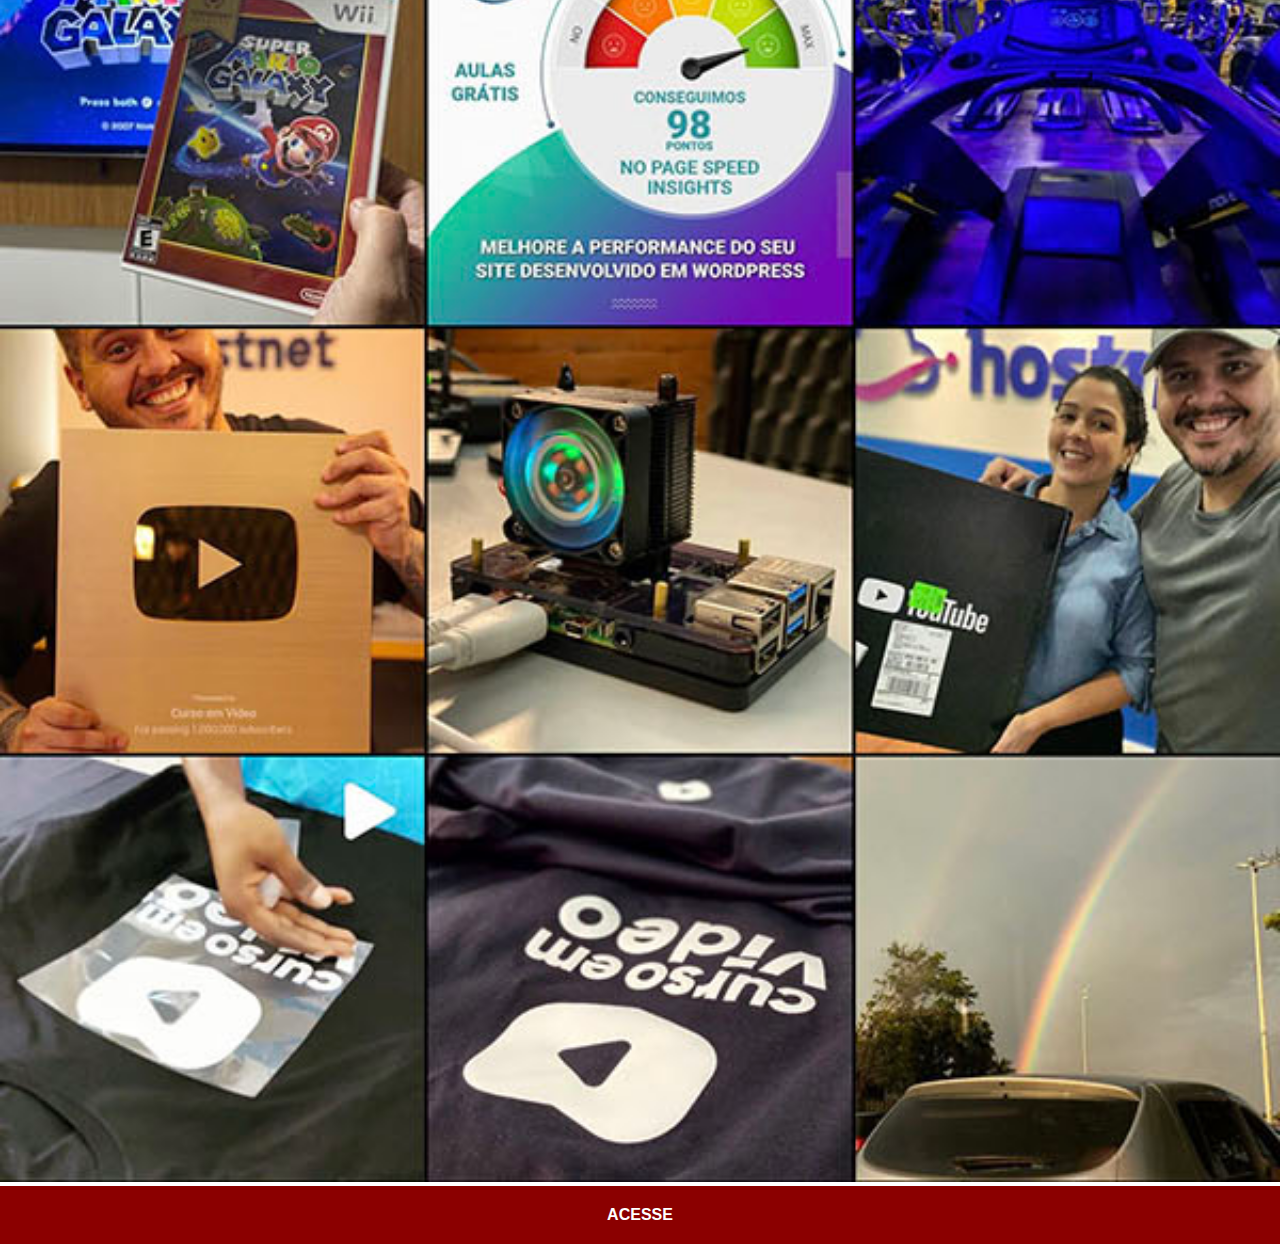
<file: instagram.html>
<!DOCTYPE html>
<html lang="pt-br">
<head>
    <meta charset="UTF-8">
    <meta name="viewport" content="width=device-width, initial-scale=1.0">
    <title>Instagram</title>
    <link rel="stylesheet" href="estilos/social.css">
</head>
<body>
    <img src="imagens/tela-instagram.jpg" alt="Instagram">
    <a href="https://www.instagram.com/gustavoguanabara/" target="_blank">ACESSE</a>
</body>
</html>
</file>
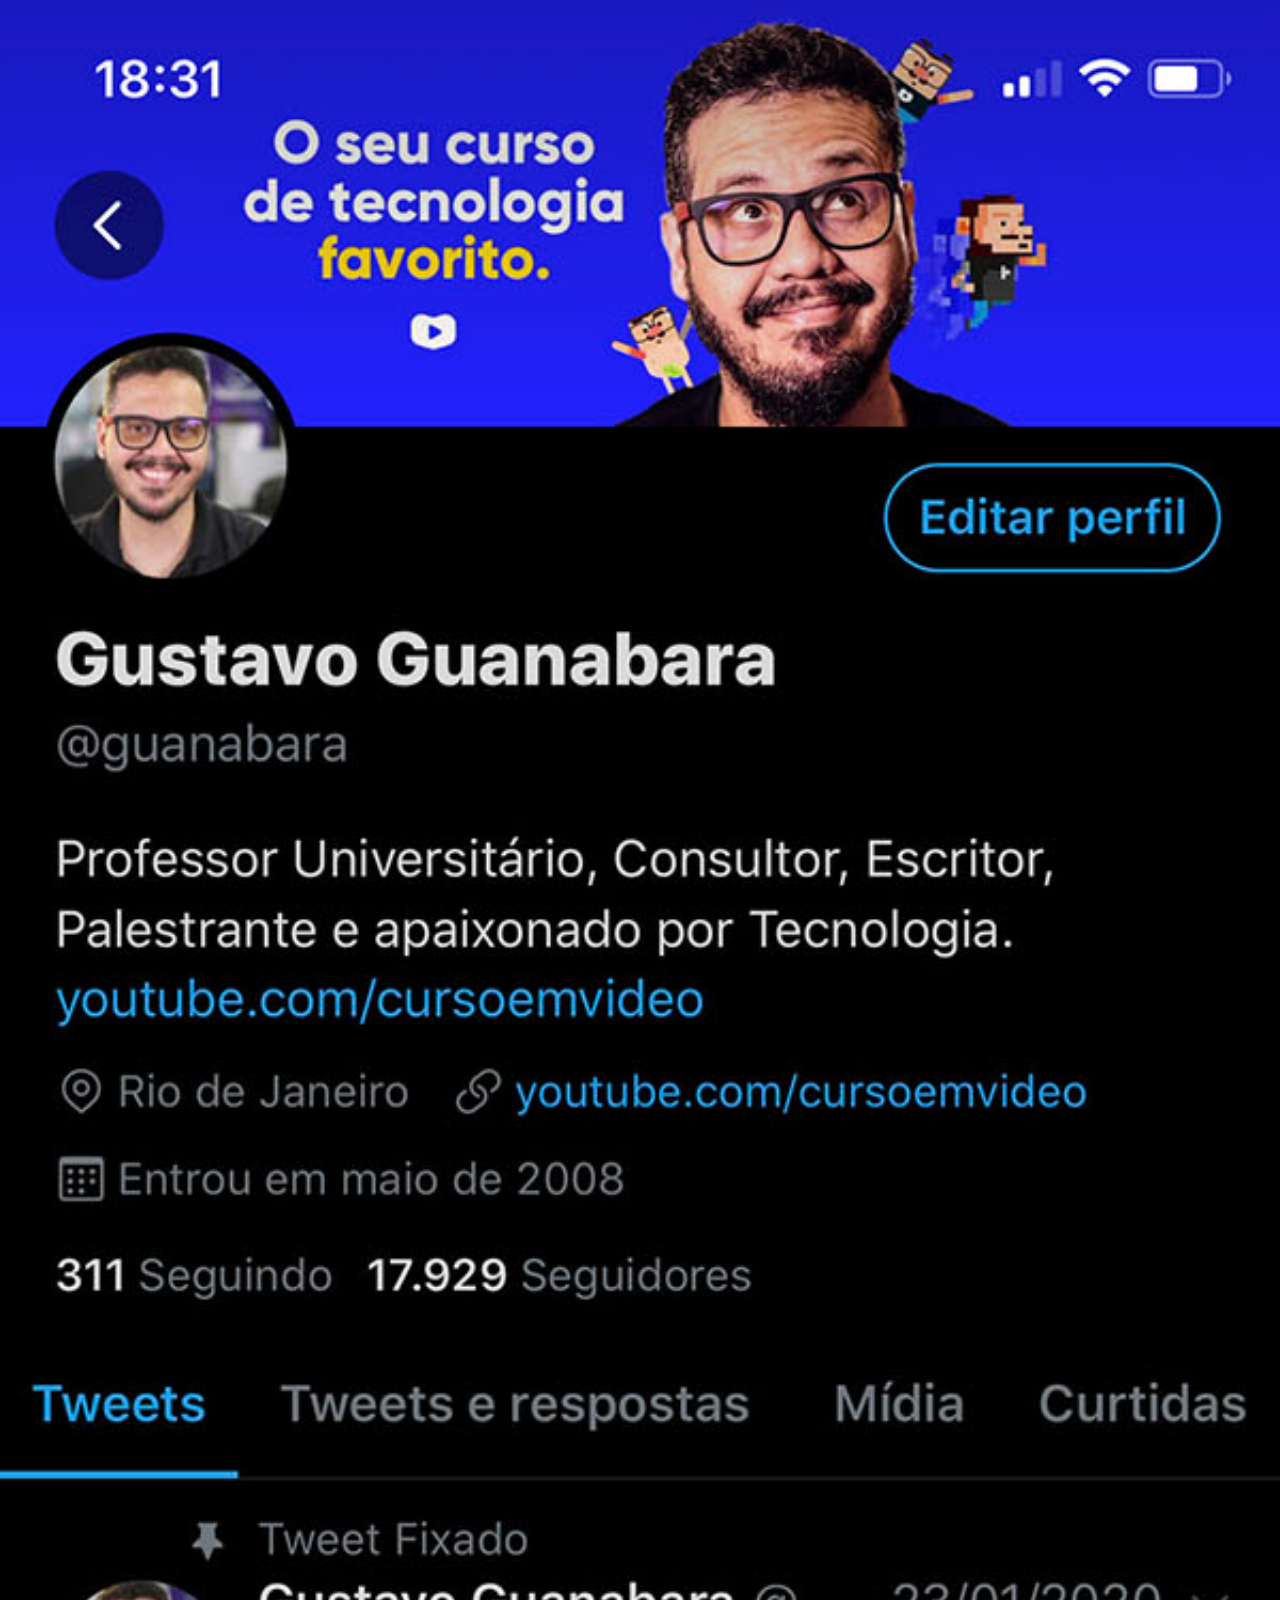
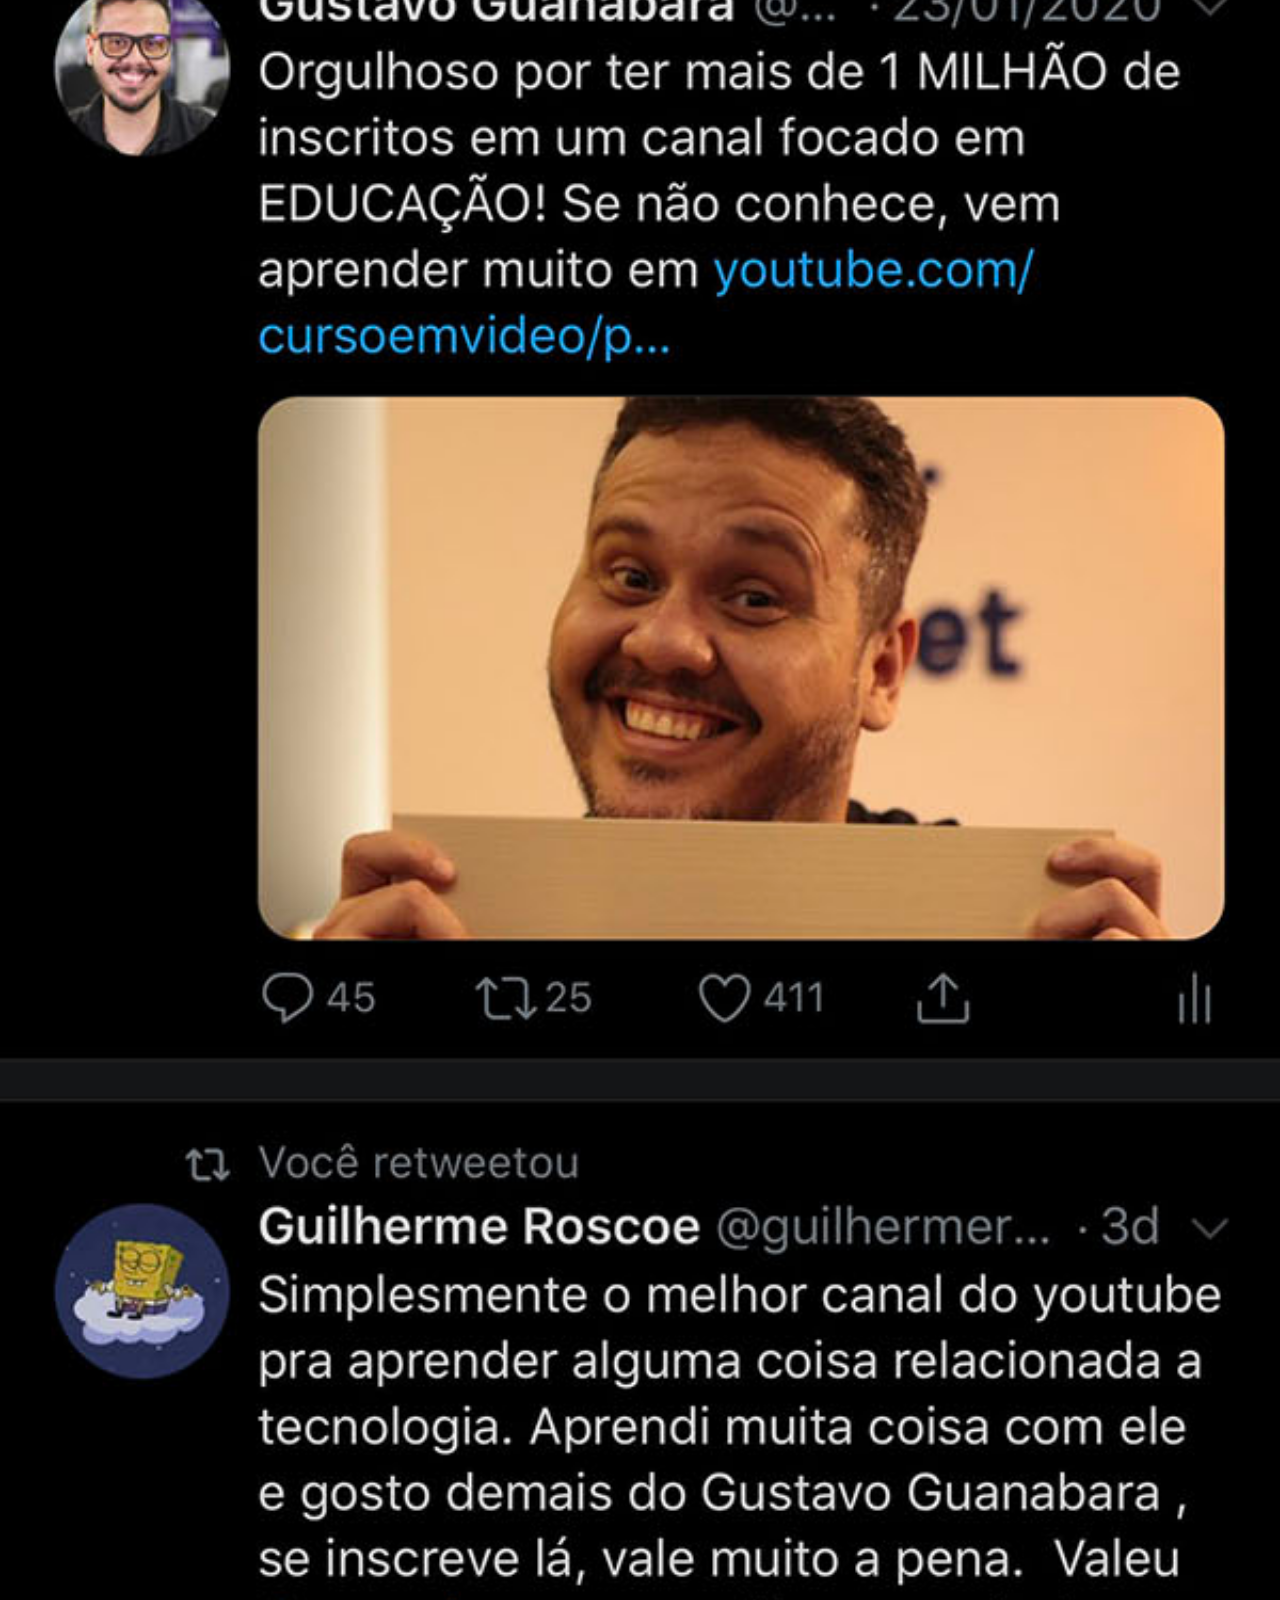
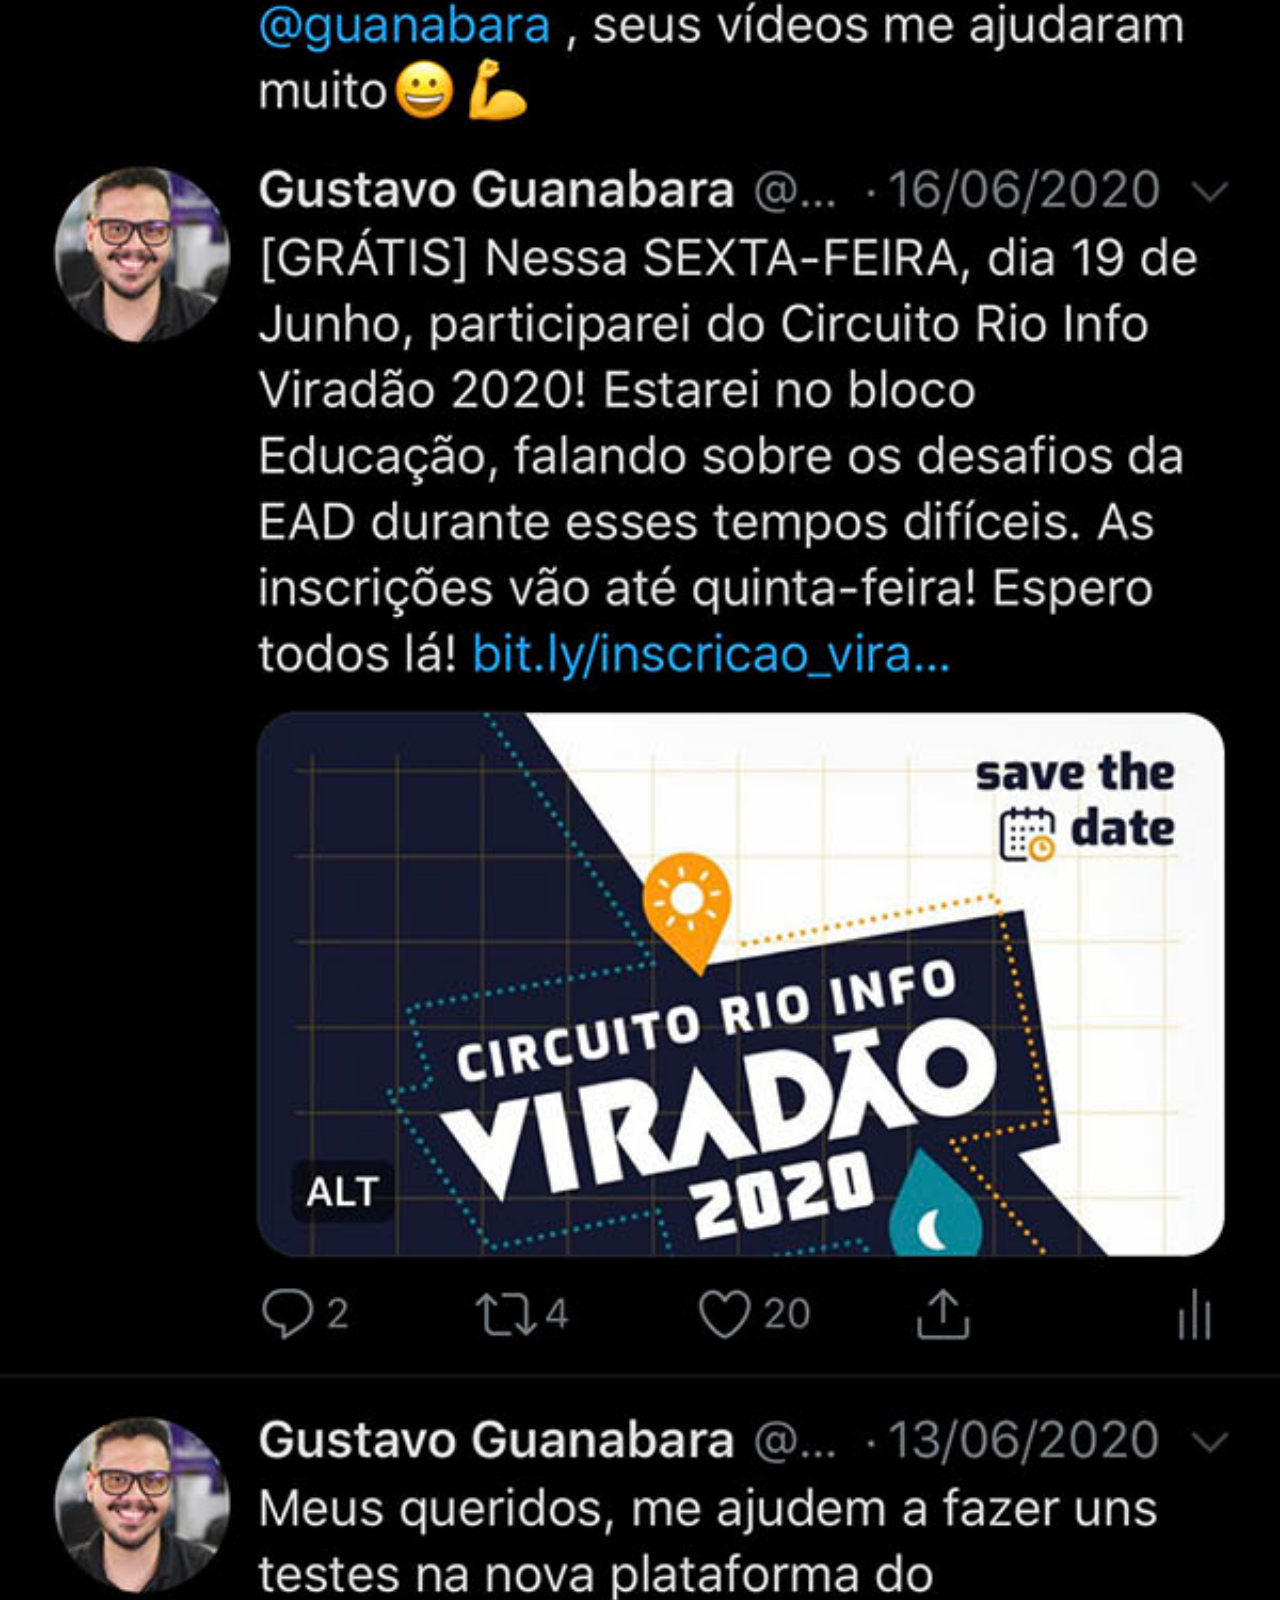
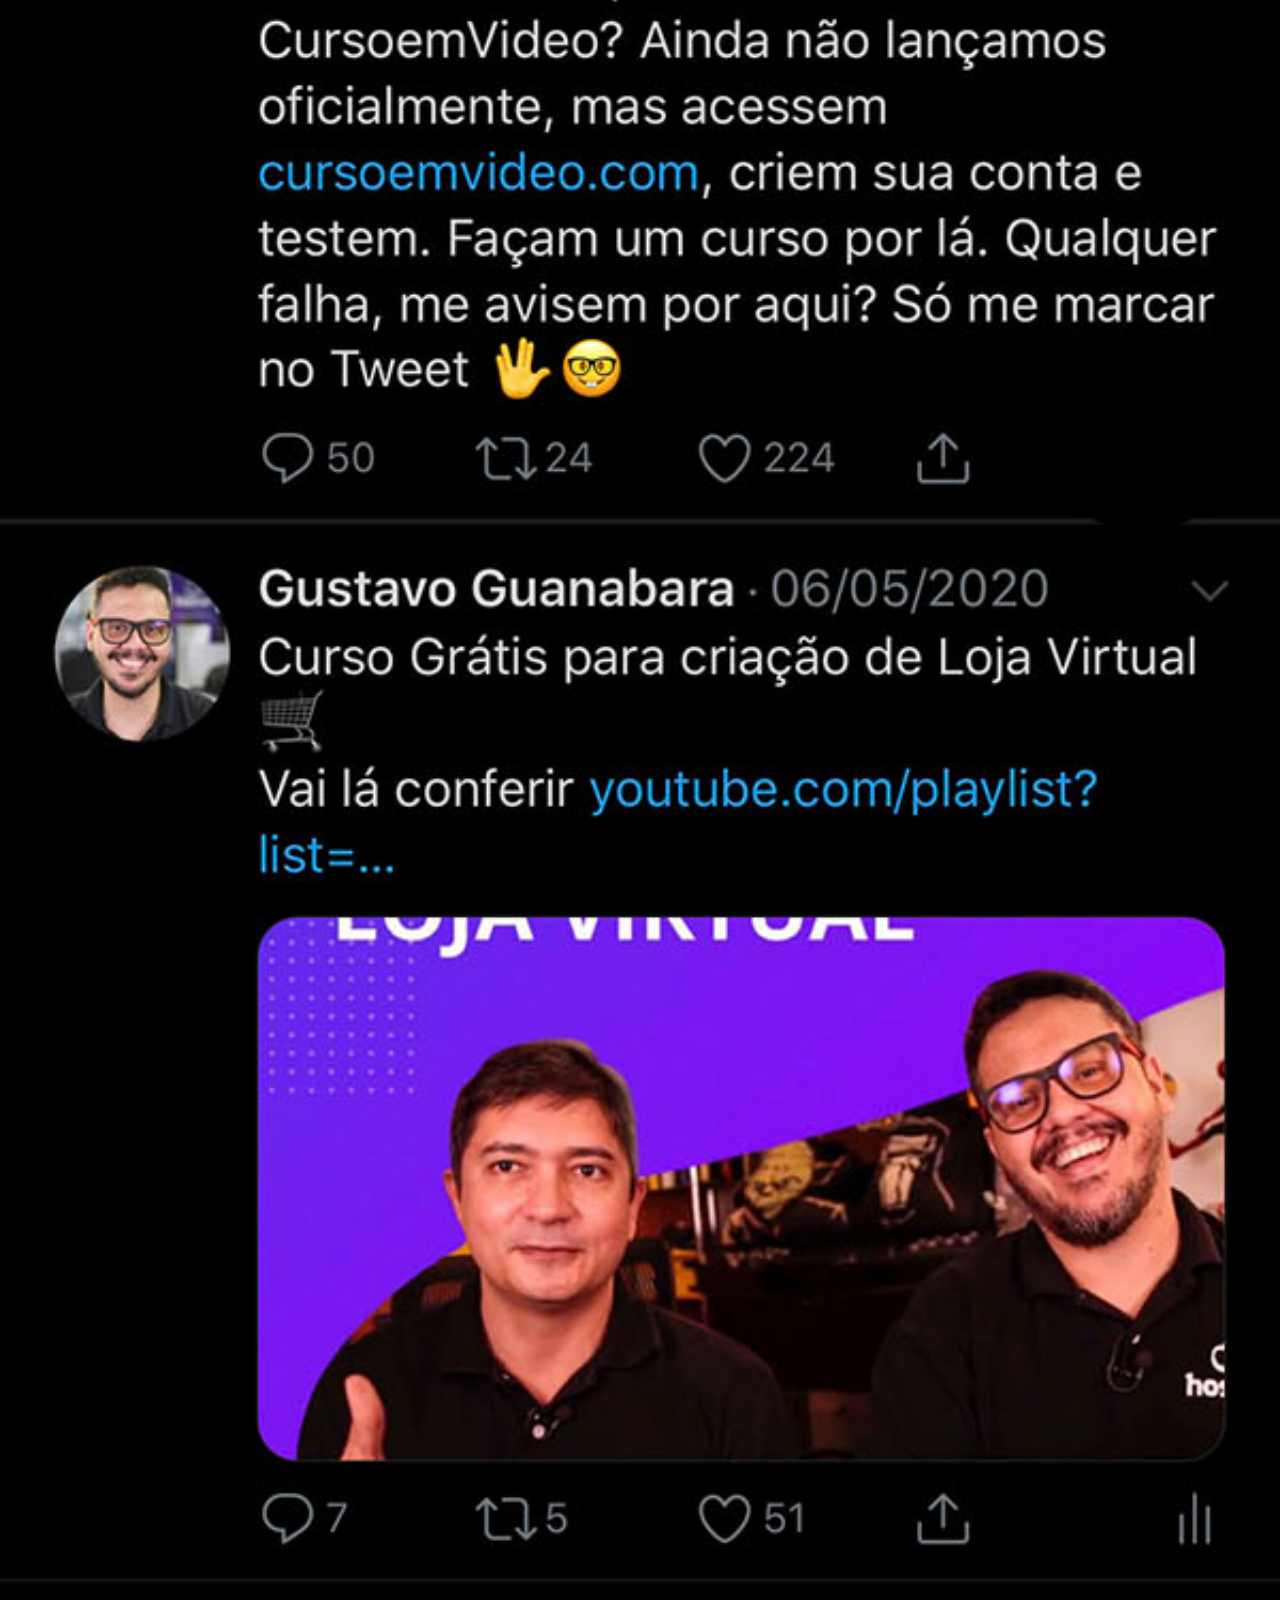
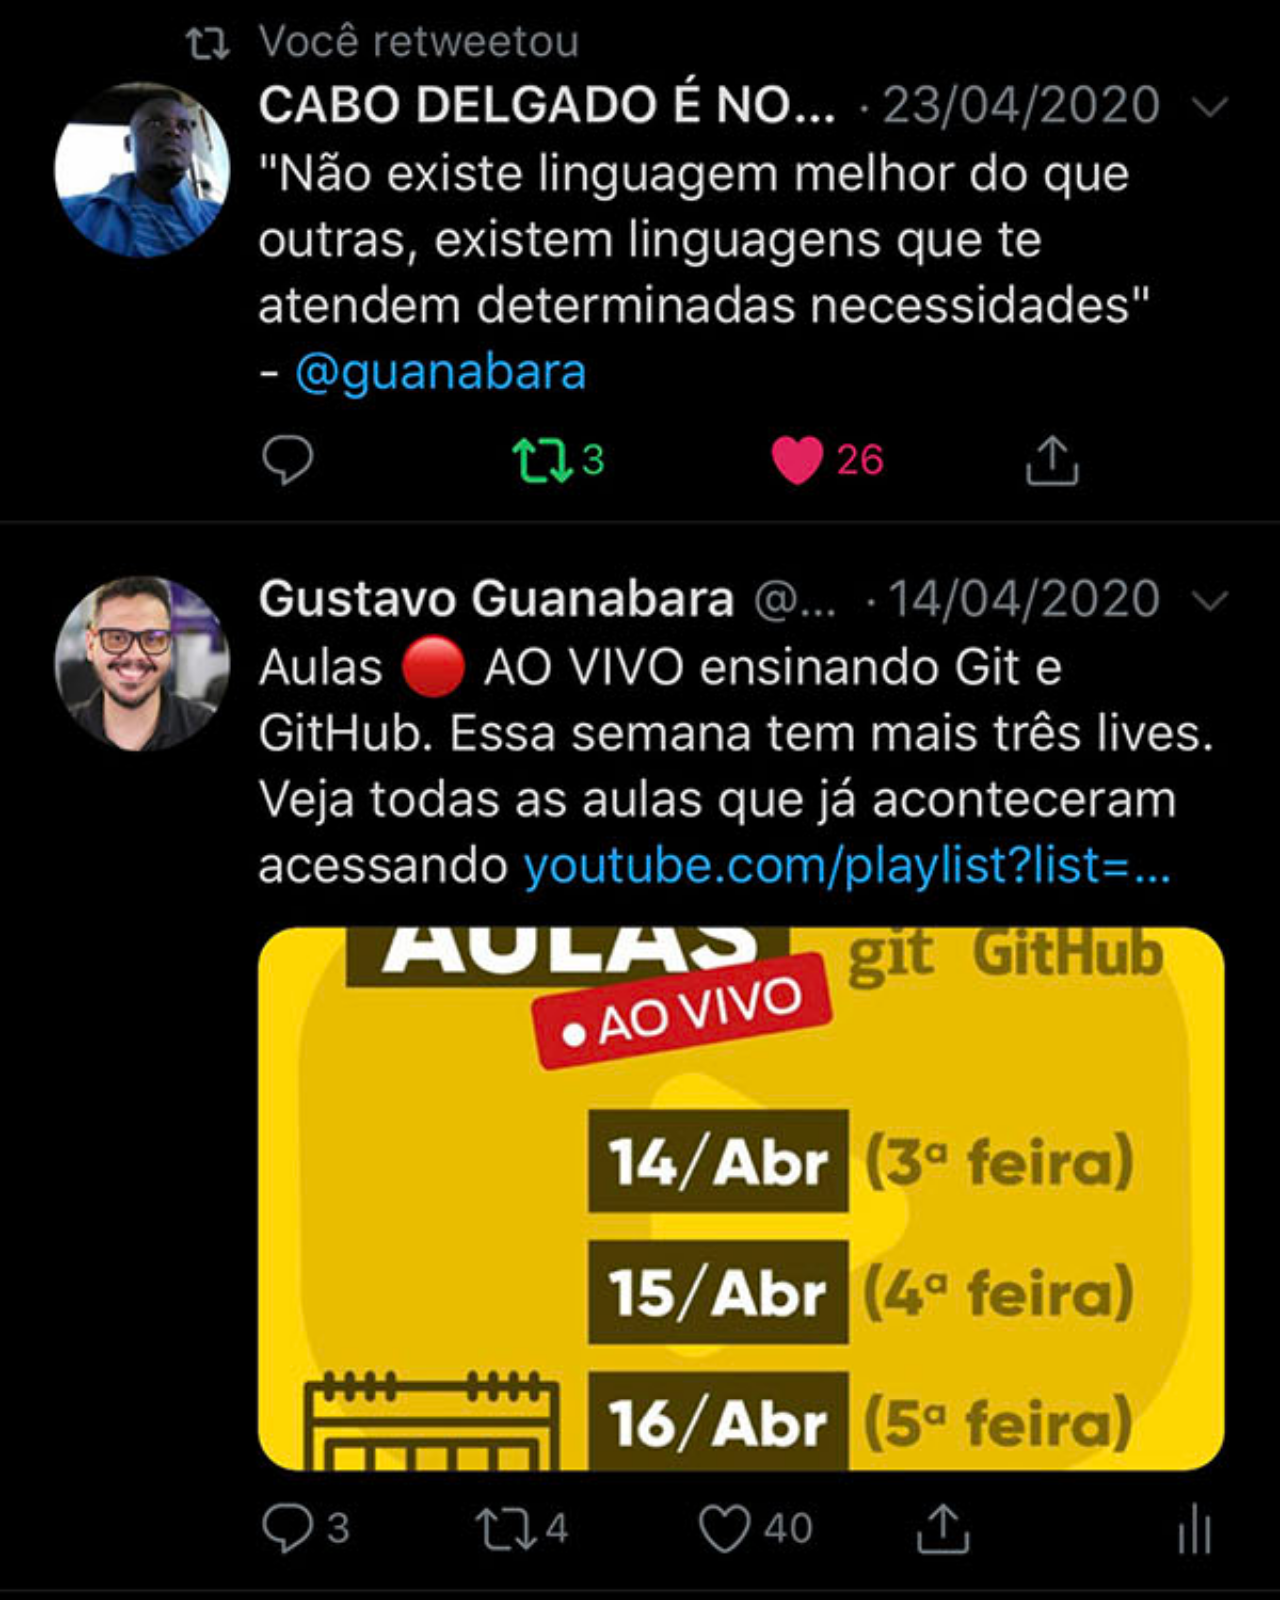
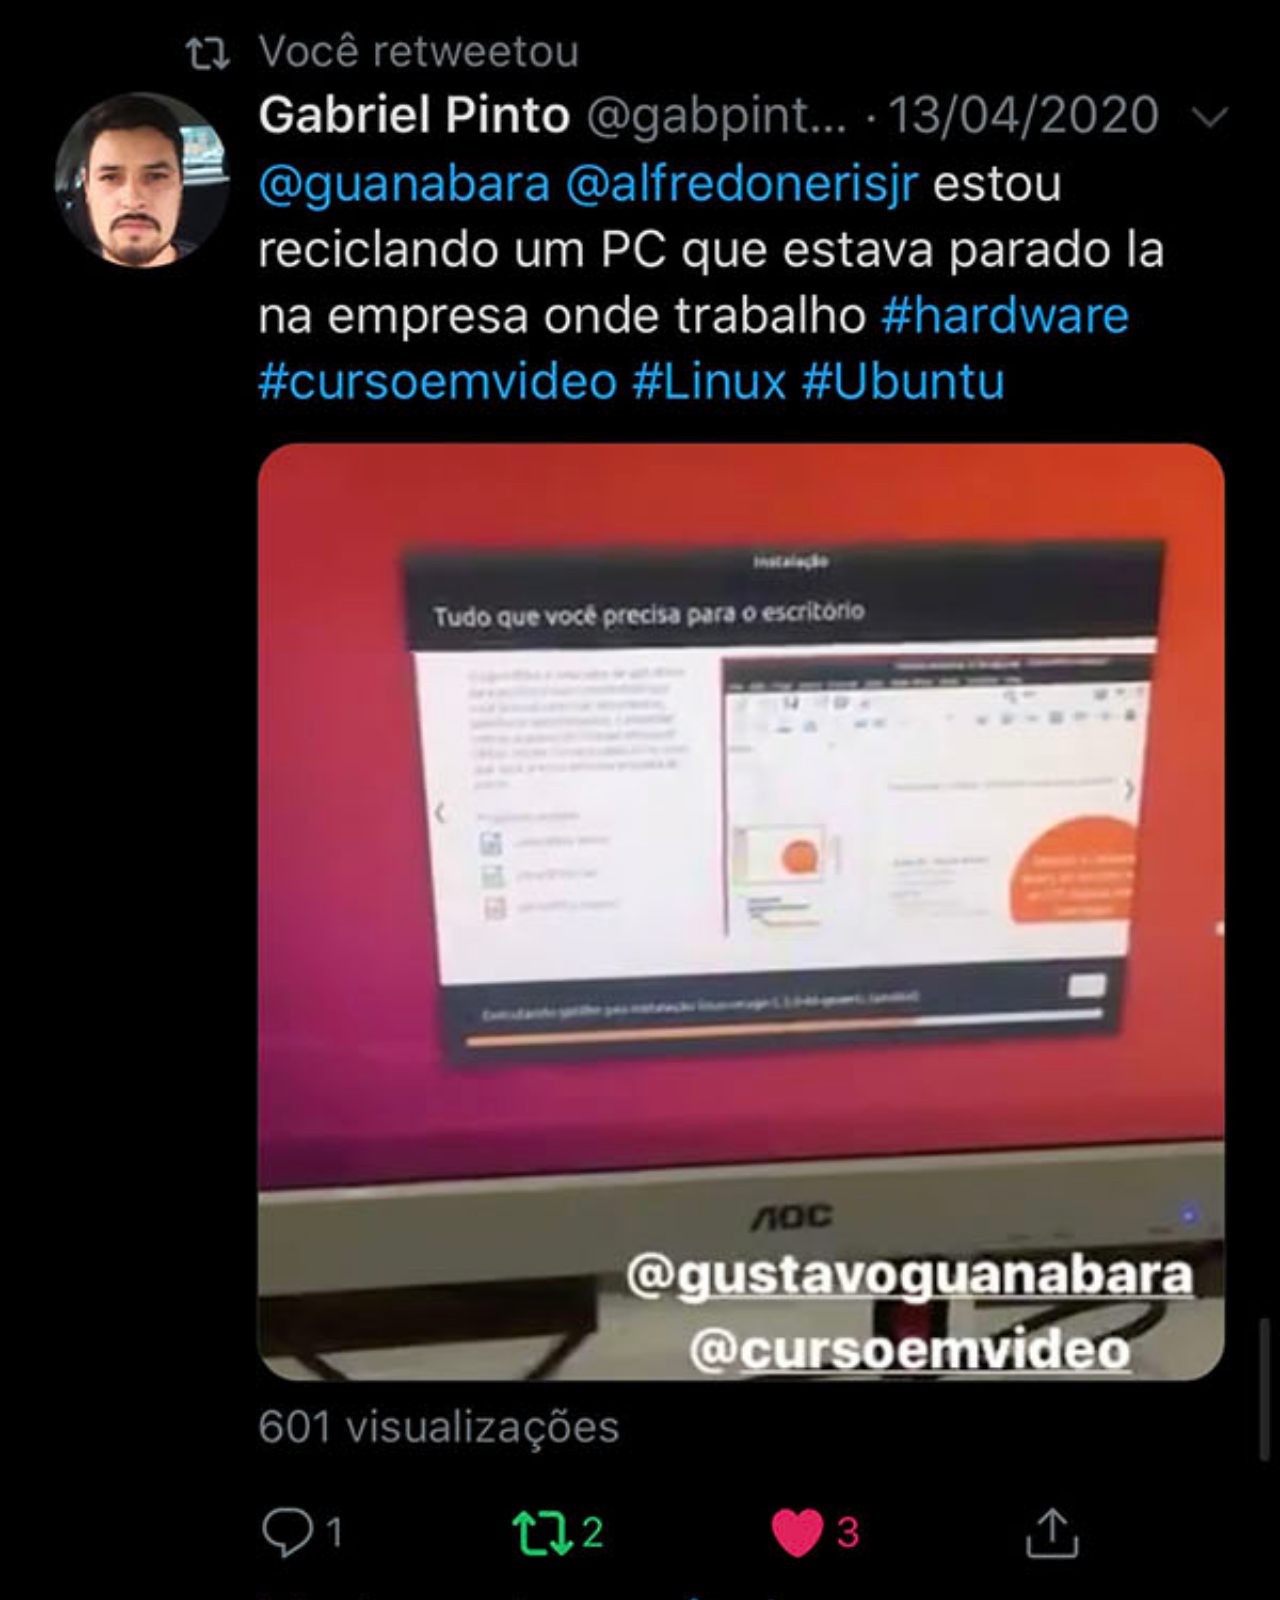
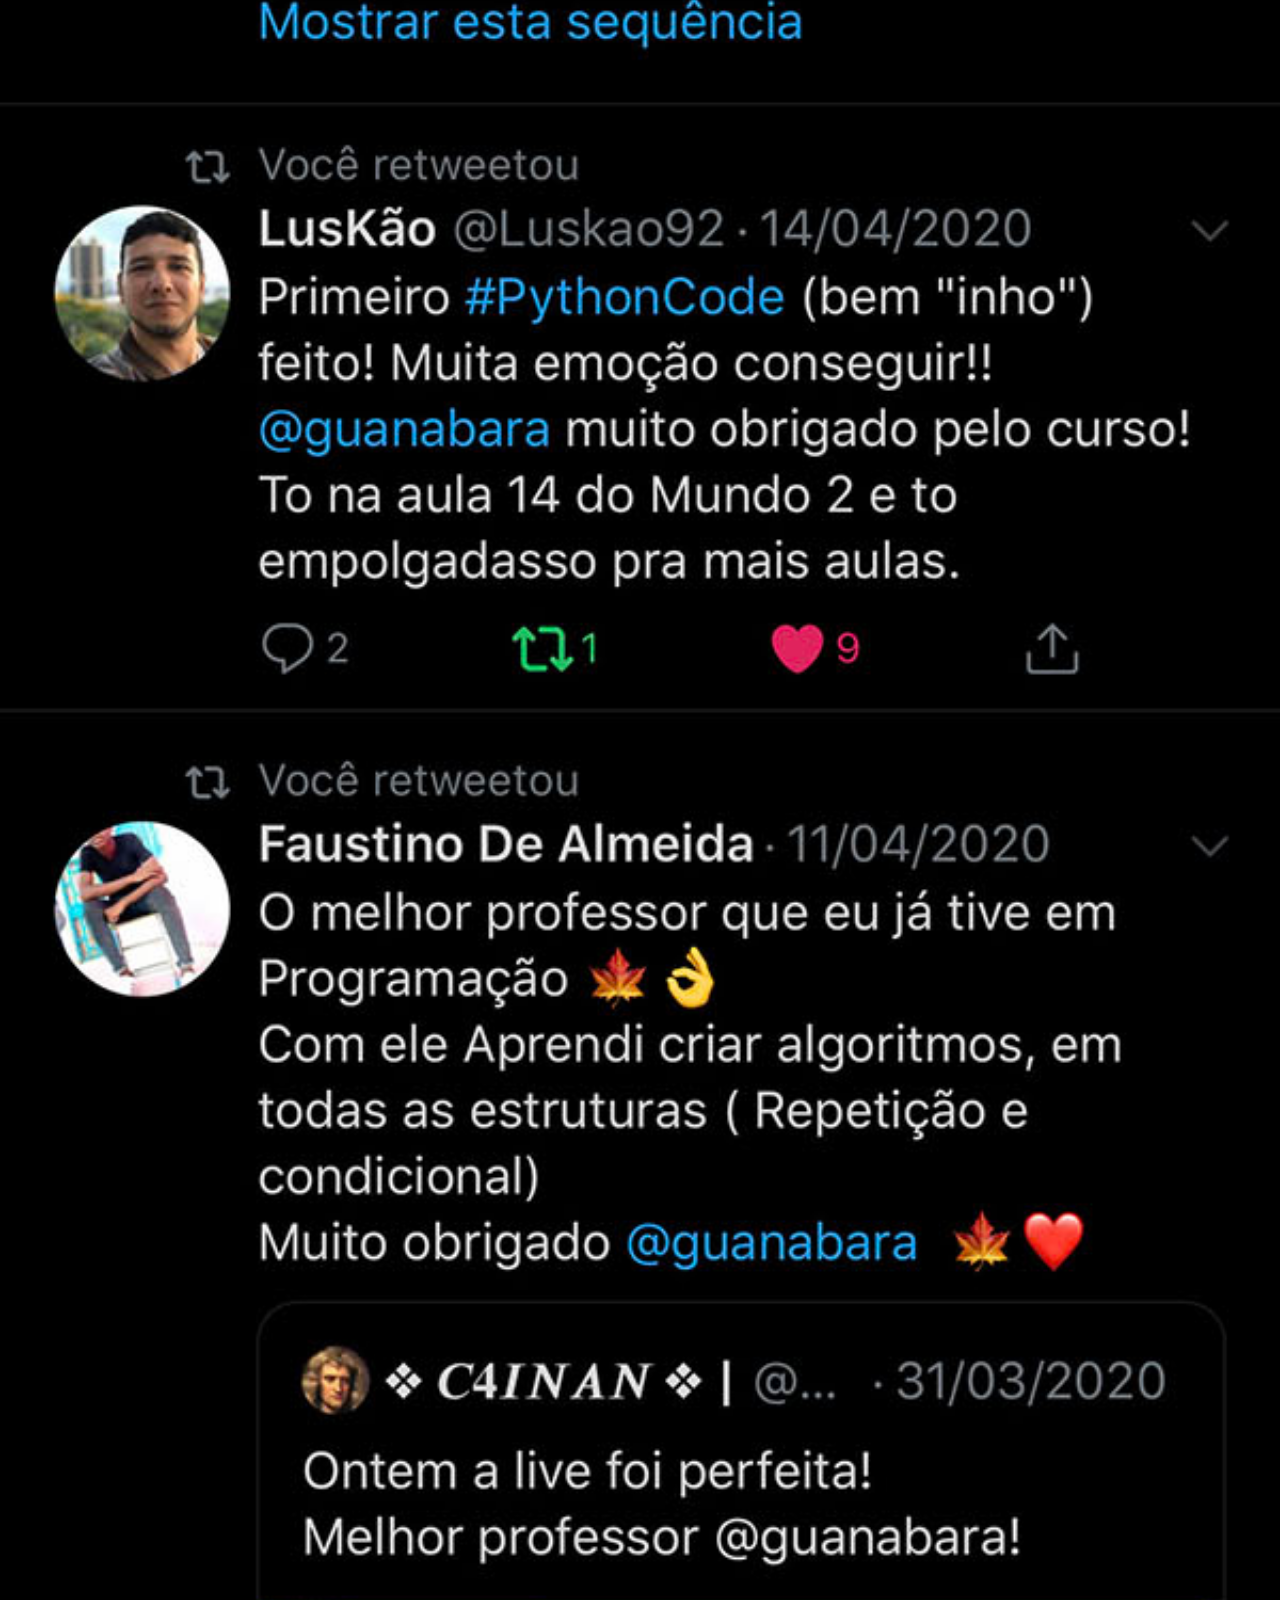
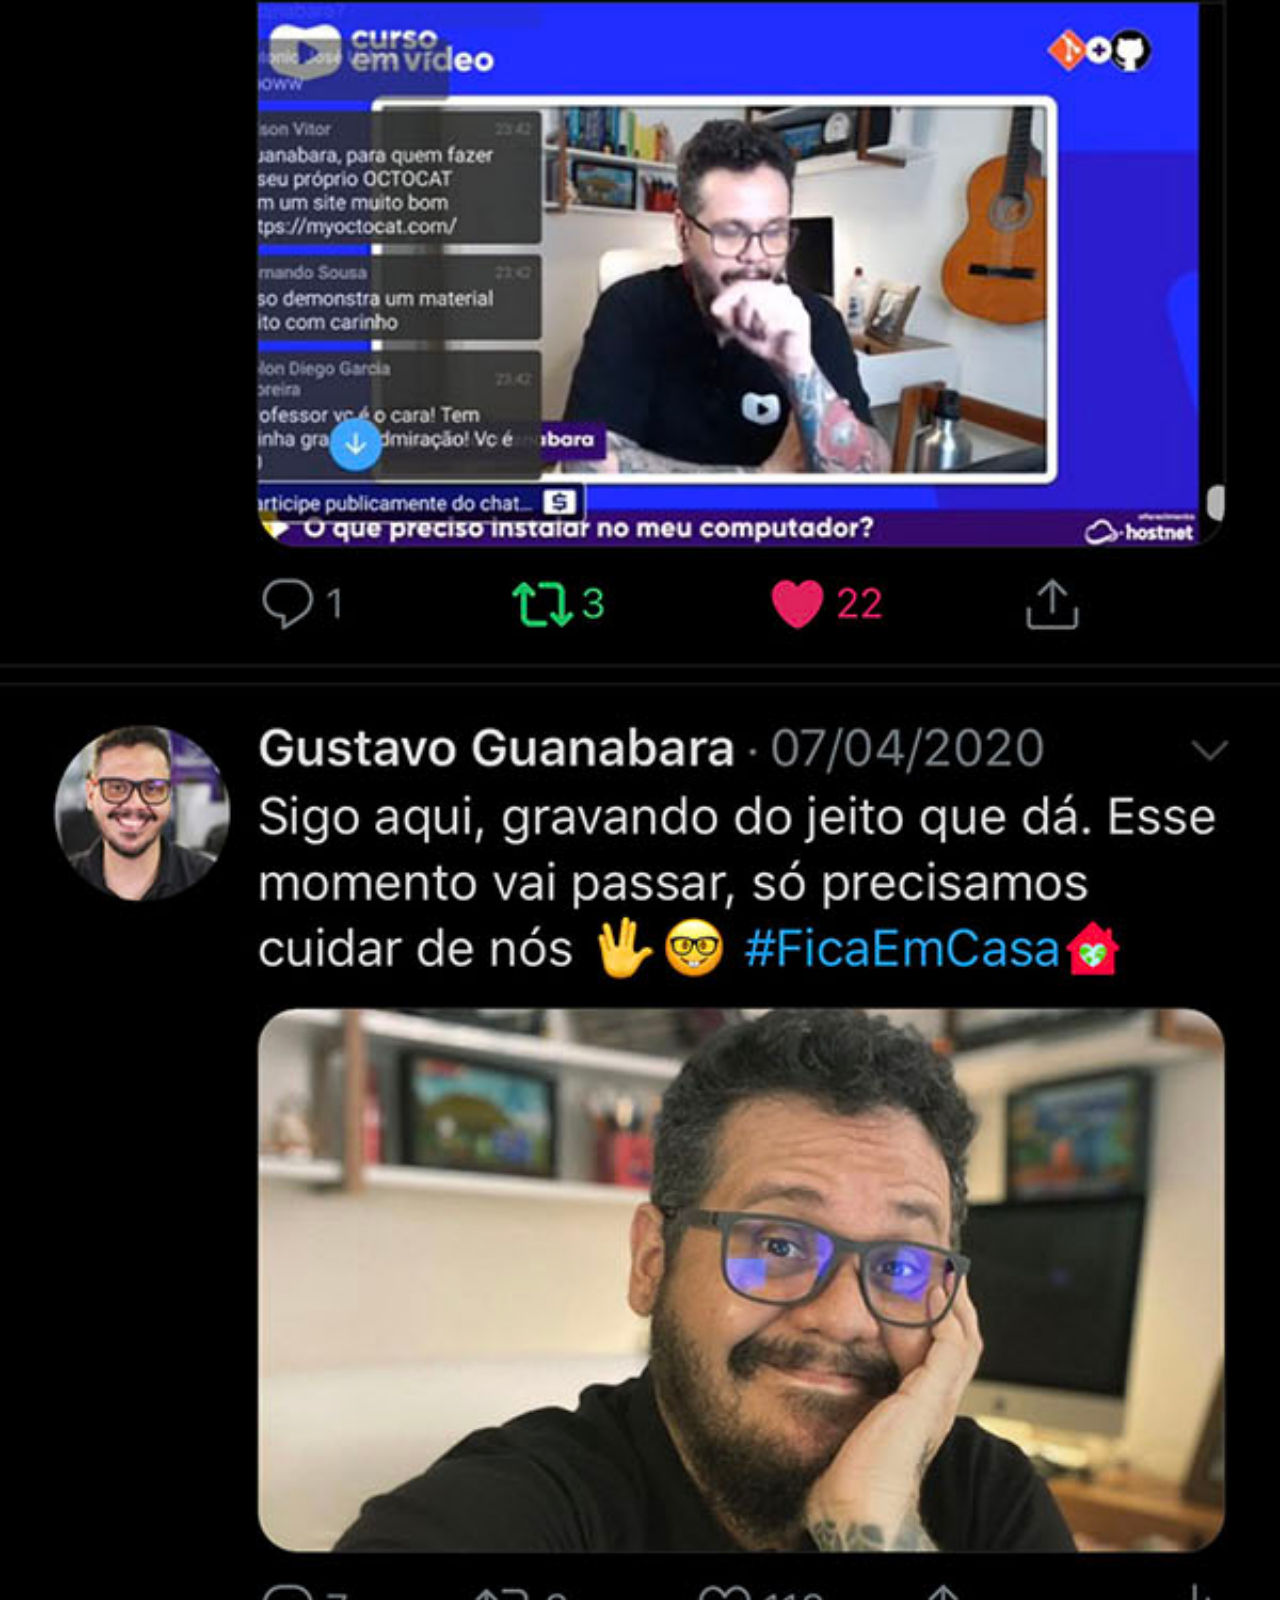
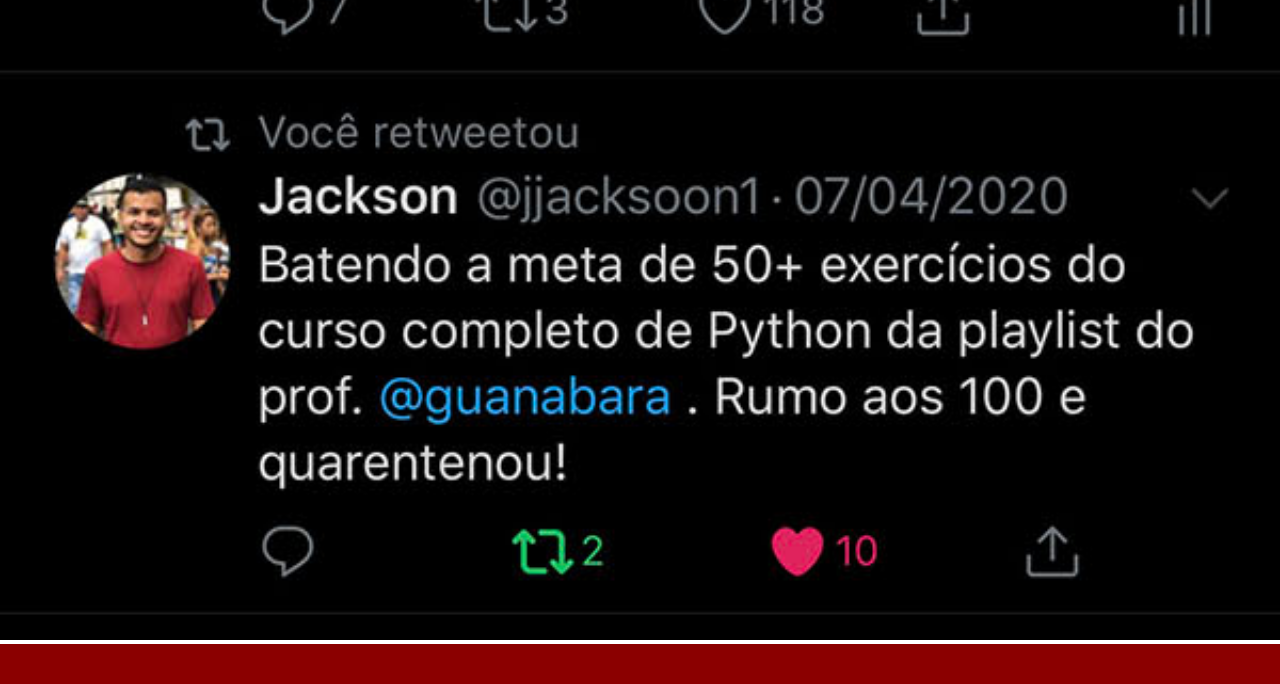
<file: twitter.html>
<!DOCTYPE html>
<html lang="pt-br">
<head>
    <meta charset="UTF-8">
    <meta name="viewport" content="width=device-width, initial-scale=1.0">
    <title>Twitter</title>
    <link rel="stylesheet" href="estilos/social.css">
</head>
<body>
    <img src="imagens/tela-twitter.jpg" alt="Twitter">
    <a href="https://twitter.com/guanabara?t=u5LioiLpVqQggCbEjiIXtQ&s=09" target="_blank"></a>
</body>
</html>
</file>
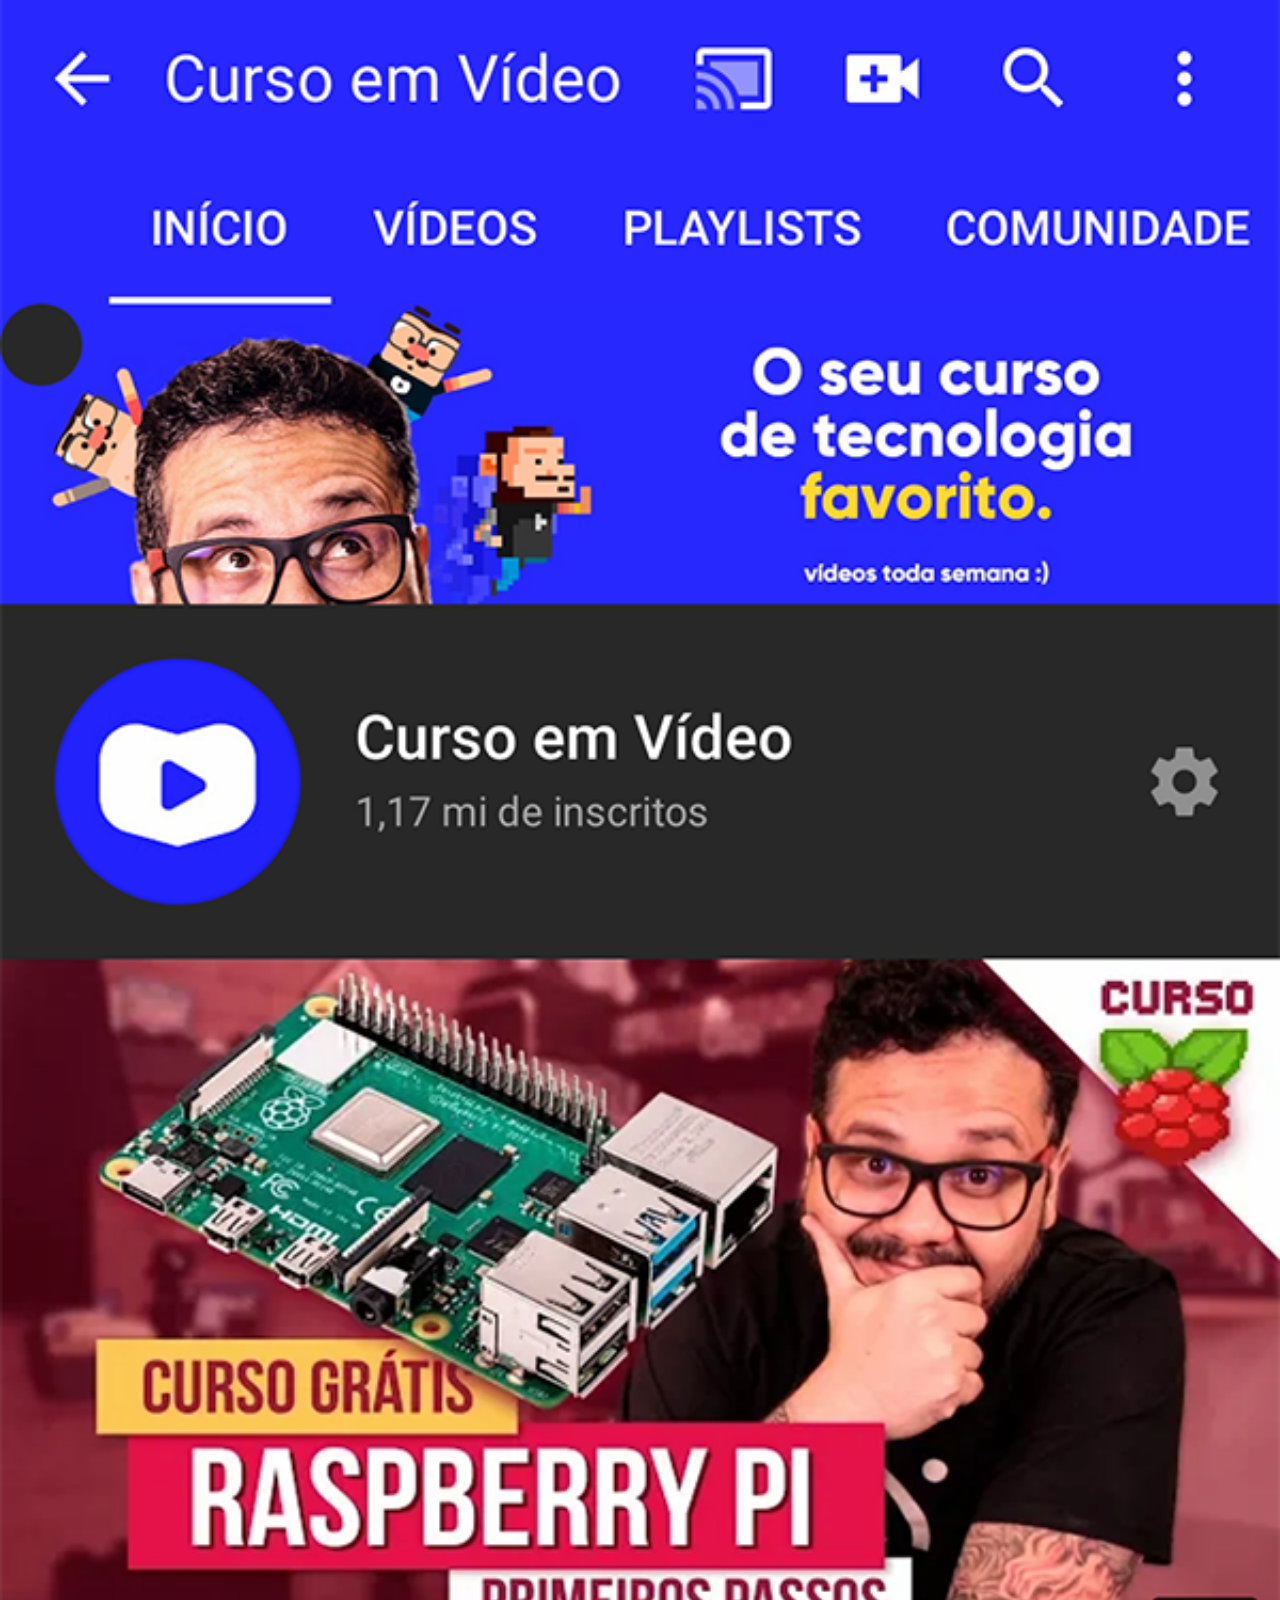
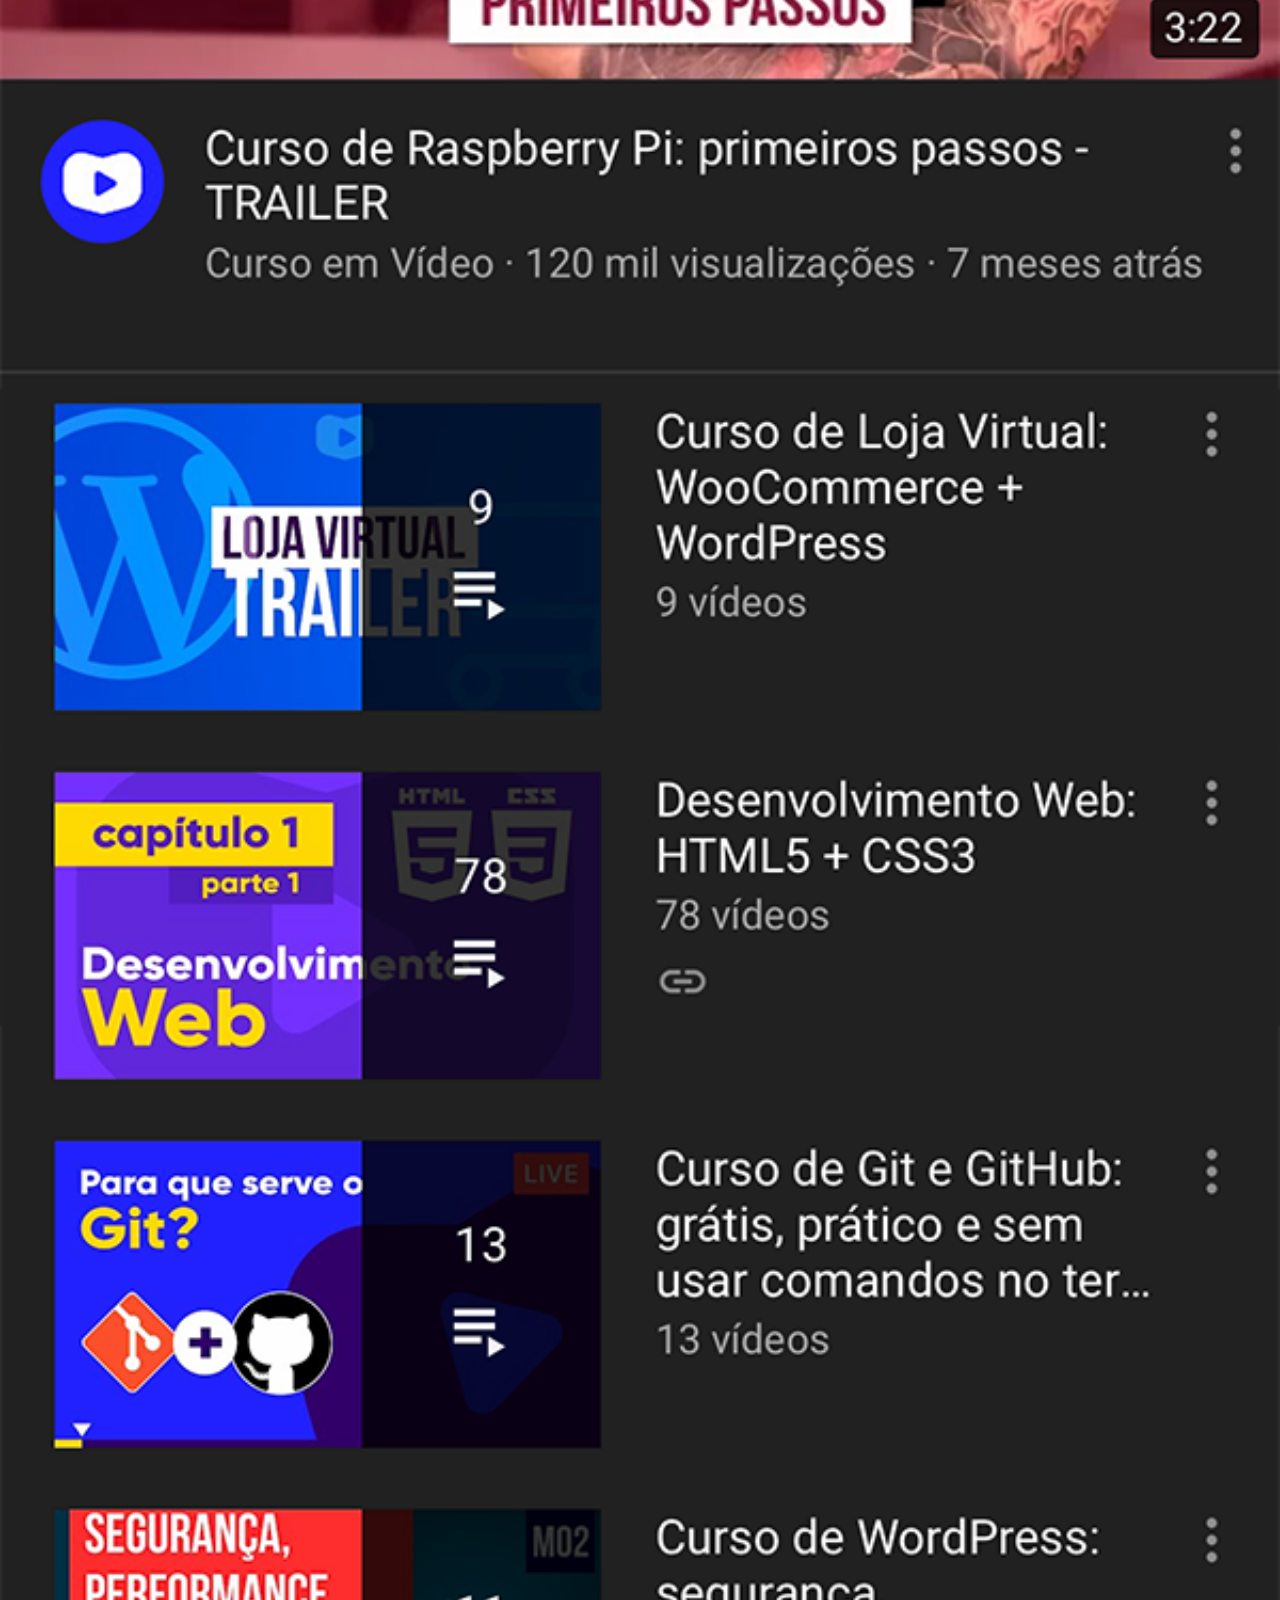
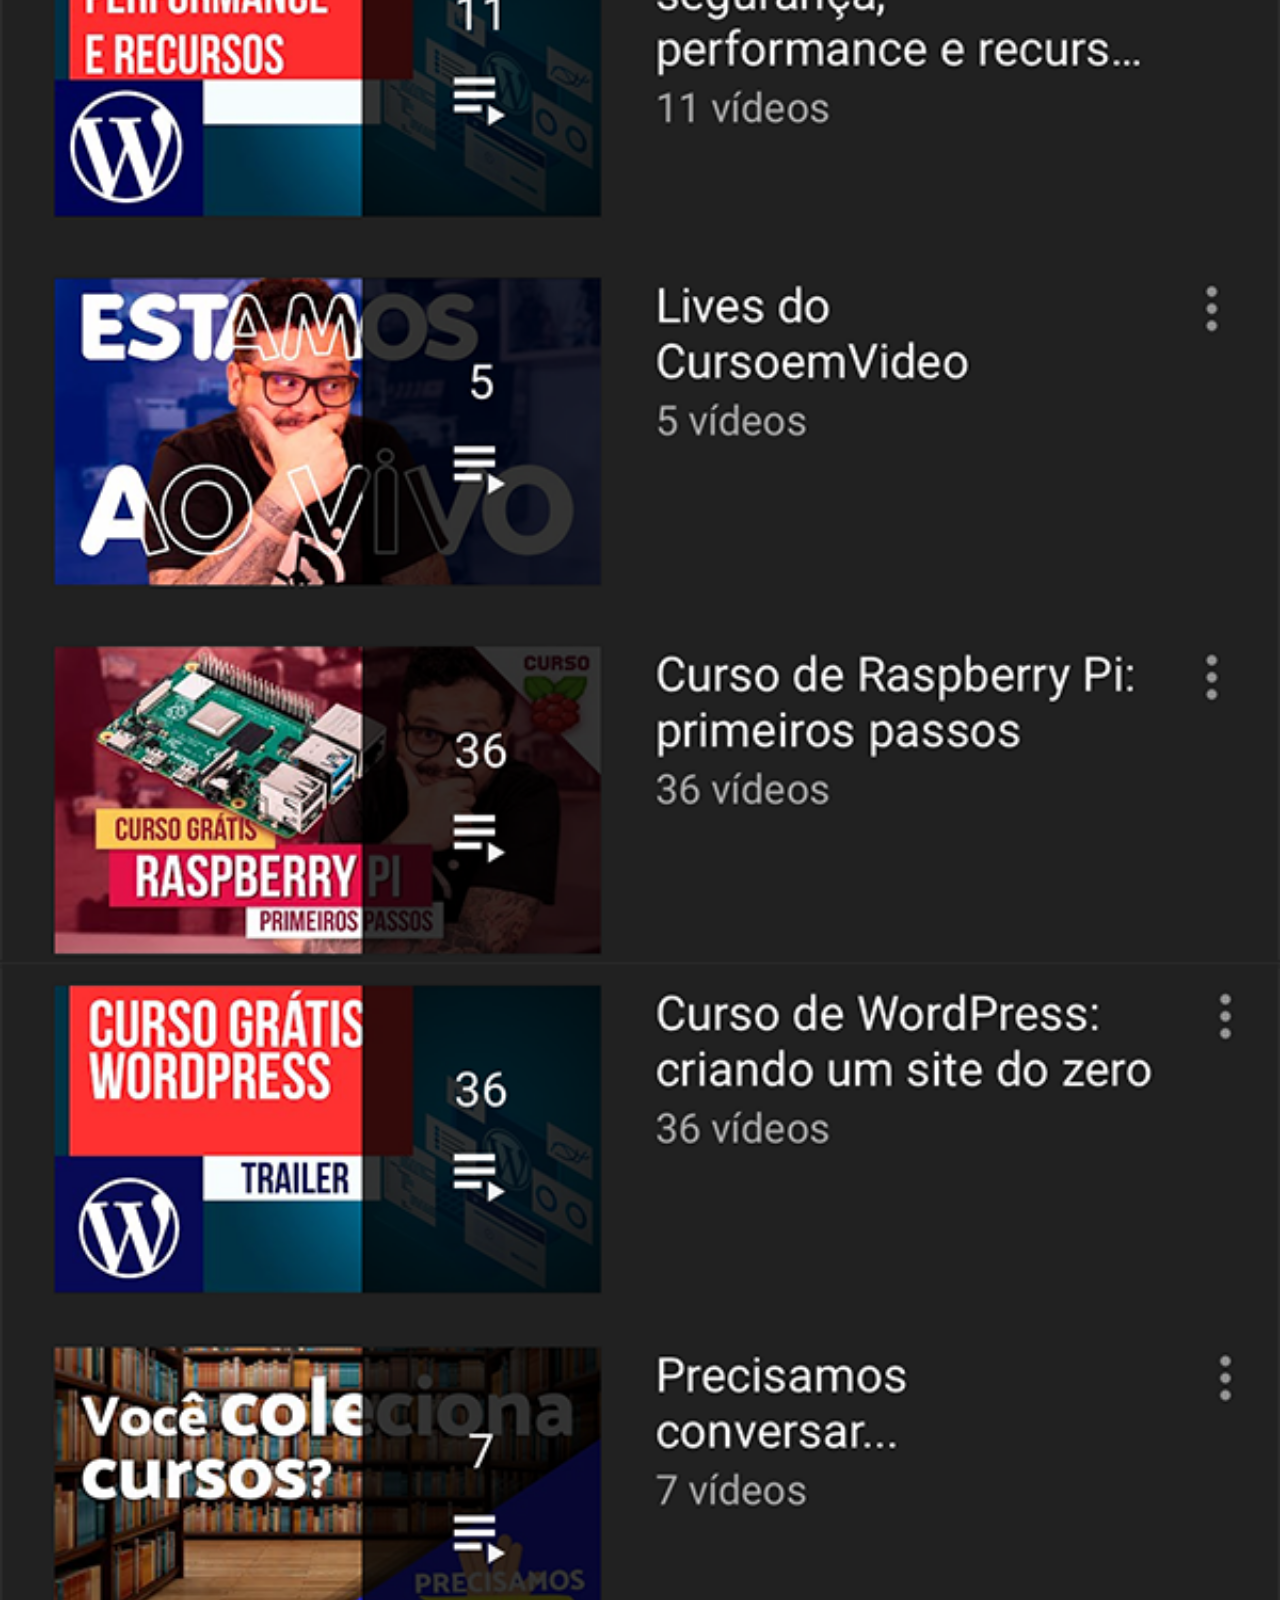
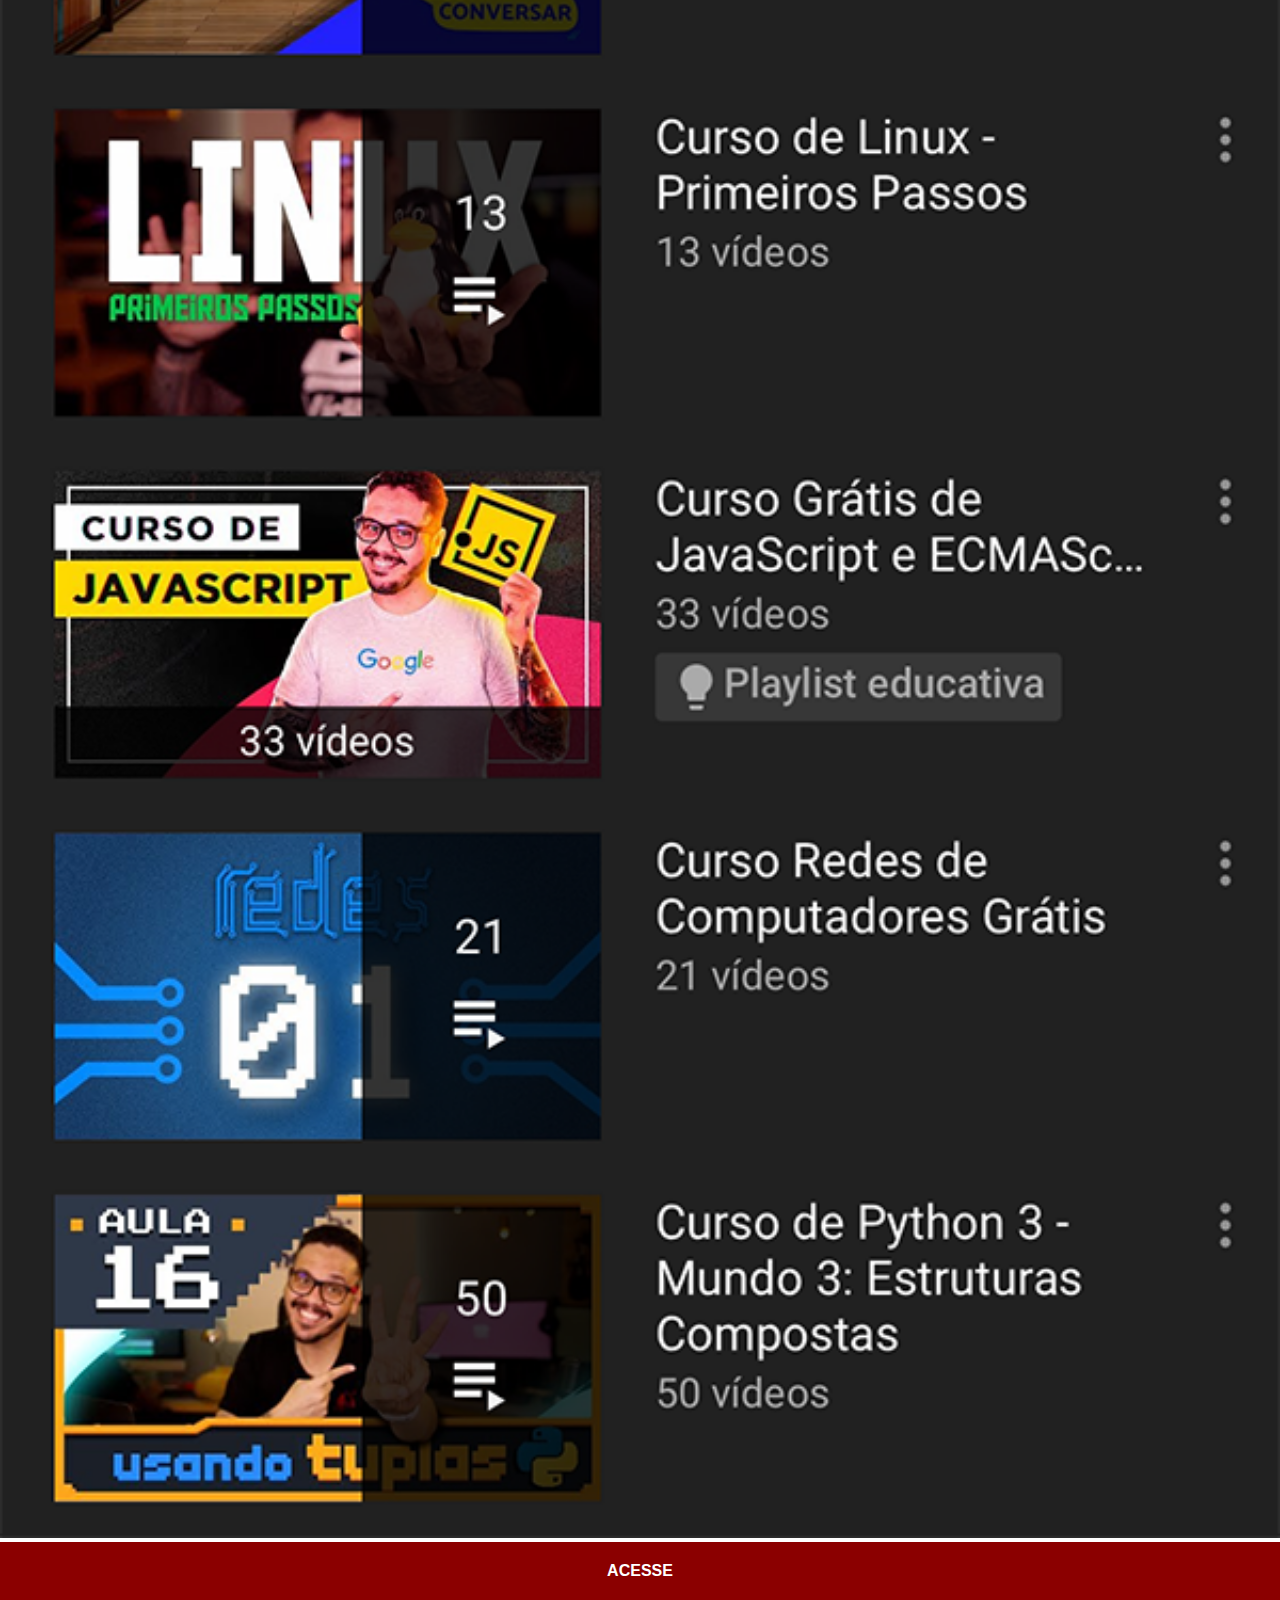
<file: youtube.html>
<!DOCTYPE html>
<html lang="pt-br">
<head>
    <meta charset="UTF-8">
    <meta name="viewport" content="width=device-width, initial-scale=1.0">
    <title>YouTube</title>
    <link rel="stylesheet" href="estilos/social.css">
</head>
<body>
    <img src="imagens/tela-youtube.png" alt="YouTube">
    <a href="https://www.youtube.com/@CursoemVideo" target="_blank"> ACESSE</a>
</body>
</html>
</file>
<file: estilos/style.css>
@charset "UTF-8";

*{
    margin: 0px;
    padding: 0px;
    font-family: Arial, Helvetica, sans-serif;
}

html, body{
    height: 100vh;
    width: 100vw;
    background-color: black;
}

main{
    height: 100vh;
    position: relative;
}

body{
    background: url('../imagens/fundo-madeira.jpg') no-repeat top center;
    background-size: cover;
    background-attachment: fixed;
}

section#telefone{
    position: absolute;
    top: 50%;
    left: 50%;
    height: 627px;
    width: 311px;
    
    transform: translate(-50%, -50%);
    background: url('../imagens/frame-iphone.png') no-repeat;
}

iframe#tela{
    position: relative;
    top: 79px;
    left: 22px;
    height: 471px;
    width: 267px;
    
}

section#redes-sociais{
    text-align: right;
    
}

section#redes-sociais img{
    width: 50px;
    height: 50px;
    margin: 10px;
    border-radius: 50%;
    box-shadow: 2px 2px 5px rgba(0, 0, 0, 0.404);
    box-sizing: border-box;
    box-shadow: 5px 5px 10px rgba(0, 0, 0, 0.582);
    
}

section#redes-sociais img:hover{
    border: 2px solid rgba(255, 255, 255, 0.521);
    transform: translate(-3px, -3px);
    transition: transform .6;
}
</file>
<file: estilos/social.css>
@charset "UTF-8";

*{
    margin: 0px;
    padding: 0px;
    font-family: Arial, Helvetica, sans-serif;
}

::-webkit-scrollbar{
    width: 0px;
    height: 0px;
}

img{
    width: 100vw;
}

a{
    display: block;
    background-color: darkred;
    padding: 20px;
    text-align: center;
    font-weight: bold;
    text-decoration: none;
    color: white;
}
</file>
